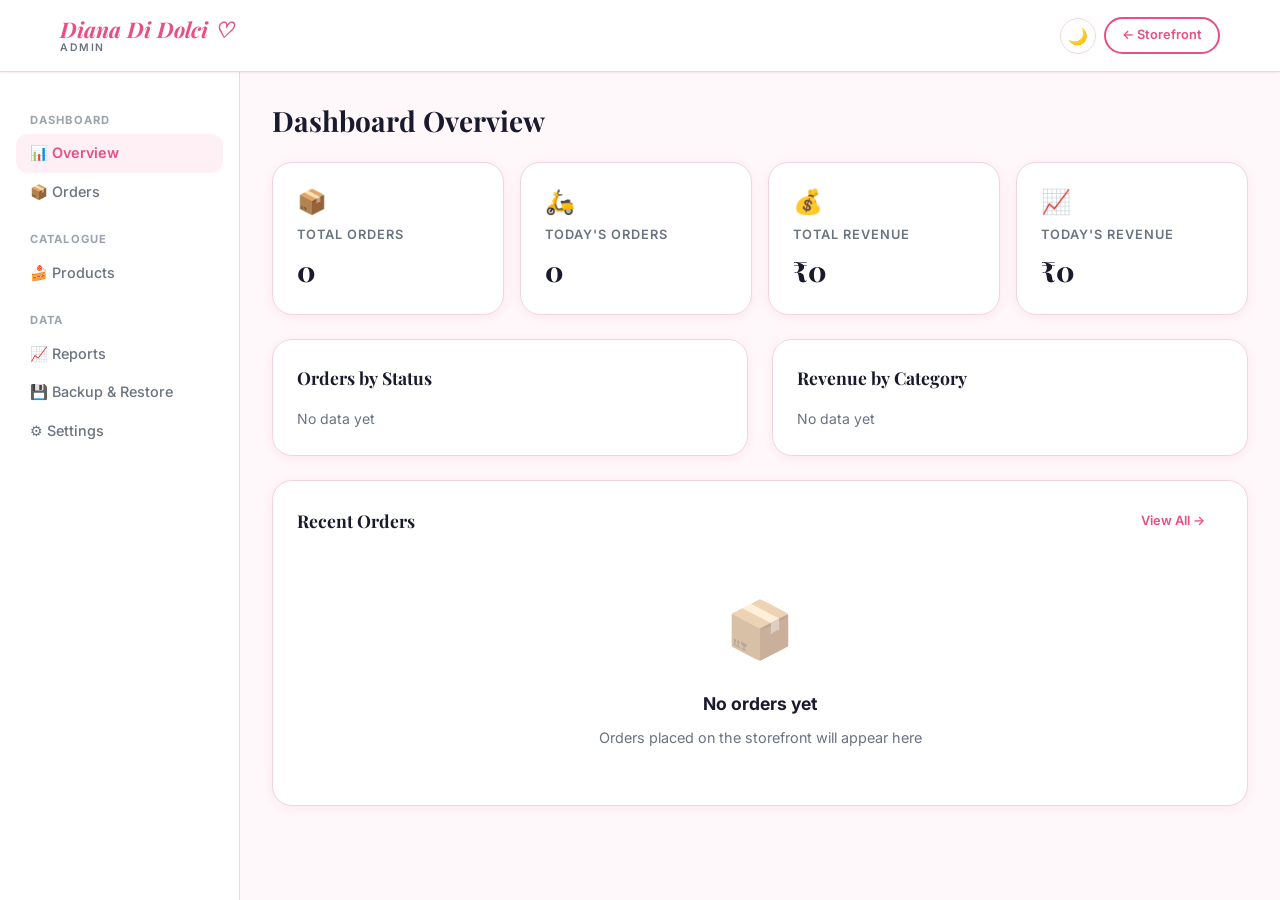
<file: admin.html>
<!DOCTYPE html>
<html lang="en" data-theme="light">
<head>
  <meta charset="UTF-8" />
  <meta name="viewport" content="width=device-width, initial-scale=1.0" />
  <title>Admin — Diana Di Dolci</title>
  <link rel="stylesheet" href="./assets/css/main.css" />
  <link rel="icon" href="data:image/svg+xml,<svg xmlns='http://www.w3.org/2000/svg' viewBox='0 0 100 100'><text y='.9em' font-size='90'>⚙️</text></svg>" />
  <!-- SheetJS for Excel import/export -->
  <script src="https://cdn.sheetjs.com/xlsx-latest/package/dist/xlsx.full.min.js"></script>
</head>
<body>

<!-- ═══ NAVIGATION ═══ -->
<nav class="navbar">
  <div class="container">
    <a href="./index.html" class="nav-brand">
      <span class="brand-name">Diana Di Dolci ♡</span>
      <span class="brand-sub">Admin</span>
    </a>
    <div class="nav-actions">
      <button id="themeToggle" class="theme-btn">🌙</button>
      <a href="./index.html" class="btn btn-outline btn-sm nav-order-btn">← Storefront</a>
    </div>
  </div>
</nav>

<!-- ═══ MOBILE BOTTOM NAV ═══ -->
<nav class="mobile-bottom-nav" aria-label="Main navigation">
  <ul>
    <li><a href="./index.html" id="tab-home">
      <span class="tab-icon">🏠</span>Home
    </a></li>
    <li><a href="./menu.html" id="tab-menu">
      <span class="tab-icon">🍰</span>Menu
    </a></li>
    <li><a href="./cart.html" id="tab-cart" style="position:relative">
      <span class="tab-icon">🛒</span>Cart
      <span class="tab-cart-badge cart-badge" style="display:none">0</span>
    </a></li>
    <li><a href="./admin.html" class="active" id="tab-admin">
      <span class="tab-icon">⚙️</span>Admin
    </a></li>
  </ul>
</nav>

<!-- ═══ MOBILE ADMIN NAV (sheet slides up) ═══ -->
<div id="mobileAdminMenu" style="display:none;position:fixed;inset:0;z-index:150;background:rgba(0,0,0,.4)" onclick="closeMobileMenu()">
  <div style="position:absolute;bottom:64px;left:0;right:0;background:var(--bg-card);border-radius:var(--radius-xl) var(--radius-xl) 0 0;padding:1.25rem 1rem;box-shadow:var(--shadow-lg)" onclick="event.stopPropagation()">
    <div style="width:36px;height:4px;background:var(--border);border-radius:2px;margin:0 auto .875rem"></div>
    <div style="display:grid;grid-template-columns:repeat(3,1fr);gap:.5rem">
      <button class="admin-nav-item" data-panel="overview"   onclick="navigate('overview');closeMobileMenu()">📊 Overview</button>
      <button class="admin-nav-item" data-panel="orders"     onclick="navigate('orders');closeMobileMenu()">📦 Orders</button>
      <button class="admin-nav-item" data-panel="products"   onclick="navigate('products');closeMobileMenu()">🍰 Products</button>
      <button class="admin-nav-item" data-panel="reports"    onclick="navigate('reports');closeMobileMenu()">📈 Reports</button>
      <button class="admin-nav-item" data-panel="backup"     onclick="navigate('backup');closeMobileMenu()">💾 Backup</button>
      <button class="admin-nav-item" data-panel="settings"   onclick="navigate('settings');closeMobileMenu()">⚙️ Settings</button>
    </div>
  </div>
</div>

<!-- ═══ ADMIN LAYOUT ═══ -->
<div class="admin-layout">

  <!-- ── Sidebar ───────────────────────── -->
  <aside class="admin-sidebar">
    <div class="admin-nav-section">Dashboard</div>
    <button class="admin-nav-item active" data-panel="overview">📊 Overview</button>
    <button class="admin-nav-item" data-panel="orders">📦 Orders</button>

    <div class="admin-nav-section" style="margin-top:.75rem">Catalogue</div>
    <button class="admin-nav-item" data-panel="products">🍰 Products</button>

    <div class="admin-nav-section" style="margin-top:.75rem">Data</div>
    <button class="admin-nav-item" data-panel="reports">📈 Reports</button>
    <button class="admin-nav-item" data-panel="backup">💾 Backup &amp; Restore</button>
    <button class="admin-nav-item" data-panel="settings">⚙️ Settings</button>
  </aside>

  <!-- ── Main Content ───────────────────── -->
  <main class="admin-main">

    <!-- ════════ OVERVIEW ════════ -->
    <div class="admin-panel active" id="panel-overview">
      <h2 class="admin-page-title">Dashboard Overview</h2>

      <div class="grid-4 mb-3" id="statsGrid">
        <!-- Rendered by JS -->
      </div>

      <div style="display:grid;grid-template-columns:1fr 1fr;gap:1.5rem" id="overviewCharts">
        <div class="card">
          <div class="card-title">Orders by Status</div>
          <div id="statusChart"></div>
        </div>
        <div class="card">
          <div class="card-title">Revenue by Category</div>
          <div id="categoryChart"></div>
        </div>
      </div>

      <div class="card mt-3">
        <div class="flex-between mb-2">
          <div class="card-title" style="margin-bottom:0">Recent Orders</div>
          <button class="btn btn-ghost btn-sm" onclick="navigate('orders')">View All →</button>
        </div>
        <div id="recentOrders"></div>
      </div>
    </div>

    <!-- ════════ ORDERS ════════ -->
    <div class="admin-panel" id="panel-orders">
      <h2 class="admin-page-title">Orders Management</h2>

      <div class="filter-bar mb-3">
        <div class="search-wrap" style="flex:1;min-width:200px">
          <span class="search-icon">🔍</span>
          <input id="orderSearch" type="search" class="form-control search-input" placeholder="Search by order number, name…" />
        </div>
        <select id="orderStatusFilter" class="form-control" style="width:auto">
          <option value="">All Statuses</option>
          <option value="pending">Pending</option>
          <option value="confirmed">Confirmed</option>
          <option value="preparing">Preparing</option>
          <option value="out_for_delivery">Out for Delivery</option>
          <option value="delivered">Delivered</option>
          <option value="cancelled">Cancelled</option>
        </select>
        <input type="date" id="orderDateFrom" class="form-control" style="width:auto" title="From date" />
        <input type="date" id="orderDateTo"   class="form-control" style="width:auto" title="To date" />
        <button class="btn btn-outline btn-sm" onclick="exportOrders()">⬇ Export Excel</button>
      </div>

      <div id="ordersResultCount" class="text-sm text-muted mb-2"></div>
      <div class="table-wrap">
        <table>
          <thead>
            <tr>
              <th>Order #</th>
              <th>Customer</th>
              <th>Items</th>
              <th>Total</th>
              <th>Payment</th>
              <th>Status</th>
              <th>Date</th>
              <th>Actions</th>
            </tr>
          </thead>
          <tbody id="ordersTableBody"></tbody>
        </table>
      </div>
      <div id="ordersPagination" class="flex-center gap-2 mt-3" style="justify-content:center"></div>
    </div>

    <!-- ════════ PRODUCTS ════════ -->
    <div class="admin-panel" id="panel-products">
      <h2 class="admin-page-title">Products Catalogue</h2>

      <div class="flex-between mb-3">
        <div class="filter-bar" style="flex:1;margin-bottom:0;margin-right:1rem">
          <div class="search-wrap" style="flex:1">
            <span class="search-icon">🔍</span>
            <input id="productSearch" type="search" class="form-control search-input" placeholder="Search products…" />
          </div>
          <select id="productCatFilter" class="form-control" style="width:auto">
            <option value="">All Categories</option>
          </select>
        </div>
        <button class="btn btn-primary" onclick="openProductModal()">+ Add Product</button>
      </div>

      <div class="products-grid" id="adminProductsGrid"></div>
    </div>

    <!-- ════════ REPORTS ════════ -->
    <div class="admin-panel" id="panel-reports">
      <h2 class="admin-page-title">Reports &amp; Analytics</h2>

      <div class="filter-bar mb-3">
        <label class="text-sm font-semibold">Date Range:</label>
        <input type="date" id="reportFrom" class="form-control" style="width:auto" />
        <input type="date" id="reportTo"   class="form-control" style="width:auto" />
        <button class="btn btn-primary btn-sm" onclick="renderReports()">Apply</button>
        <button class="btn btn-outline btn-sm" onclick="setReportRange(7)">Last 7 days</button>
        <button class="btn btn-outline btn-sm" onclick="setReportRange(30)">Last 30 days</button>
        <button class="btn btn-outline btn-sm" onclick="setReportRange(0)">All Time</button>
      </div>

      <div class="grid-4 mb-3" id="reportStats"></div>

      <div style="display:grid;grid-template-columns:1fr 1fr;gap:1.5rem;margin-bottom:1.5rem">
        <div class="card">
          <div class="card-title">Orders by Status</div>
          <div id="reportStatusBreakdown"></div>
        </div>
        <div class="card">
          <div class="card-title">Revenue by Category</div>
          <div id="reportCategoryBreakdown"></div>
        </div>
      </div>

      <div class="card">
        <div class="flex-between mb-2">
          <div class="card-title" style="margin-bottom:0">Top Products</div>
          <button class="btn btn-outline btn-sm" onclick="exportReport()">⬇ Export Excel</button>
        </div>
        <div id="topProductsTable"></div>
      </div>
    </div>

    <!-- ════════ BACKUP ════════ -->
    <div class="admin-panel" id="panel-backup">
      <h2 class="admin-page-title">Backup &amp; Restore</h2>
      <div style="display:grid;grid-template-columns:1fr 1fr;gap:1.5rem">

        <div class="card">
          <div class="card-title">📥 Export to Excel</div>
          <p class="text-sm text-muted mb-3">Download data as <strong>.xlsx</strong> files — open directly in Excel, Google Sheets, or Numbers.</p>
          <div style="display:flex;flex-direction:column;gap:.75rem">

            <div style="background:var(--bg-muted);border-radius:var(--radius);padding:.875rem">
              <div class="text-xs font-semibold text-muted mb-2" style="text-transform:uppercase;letter-spacing:.08em">Orders</div>
              <div style="display:flex;flex-direction:column;gap:.5rem">
                <button class="btn btn-primary" onclick="exportOrdersXLSX()">
                  📊 All Orders — Full Report (.xlsx)
                </button>
                <p class="text-xs text-muted" style="margin:-.25rem 0 0 .25rem">Includes: Orders summary + line items breakdown (2 sheets)</p>
              </div>
            </div>

            <div style="background:var(--bg-muted);border-radius:var(--radius);padding:.875rem">
              <div class="text-xs font-semibold text-muted mb-2" style="text-transform:uppercase;letter-spacing:.08em">Products</div>
              <div style="display:flex;flex-direction:column;gap:.5rem">
                <button class="btn btn-outline" onclick="exportProductsXLSX()">
                  🍰 Products Catalogue (.xlsx)
                </button>
                <p class="text-xs text-muted" style="margin:-.25rem 0 0 .25rem">All products with name, category, price, tags</p>
              </div>
            </div>

            <div style="background:var(--bg-muted);border-radius:var(--radius);padding:.875rem">
              <div class="text-xs font-semibold text-muted mb-2" style="text-transform:uppercase;letter-spacing:.08em">Full Backup</div>
              <div style="display:flex;flex-direction:column;gap:.5rem">
                <button class="btn btn-outline" onclick="exportFull()">
                  💾 Full Backup (.json) — for restore
                </button>
                <p class="text-xs text-muted" style="margin:-.25rem 0 0 .25rem">Complete backup including settings &amp; history. Use this for restore.</p>
              </div>
            </div>

          </div>
        </div>

        <div class="card">
          <div class="card-title">📤 Import from Excel</div>
          <p class="text-sm text-muted mb-3">
            Import <strong>products</strong> from an <strong>.xlsx</strong> file, or restore from a full <strong>.json</strong> backup.
          </p>

          <!-- Import type selector -->
          <div style="display:grid;grid-template-columns:1fr 1fr;gap:.5rem;margin-bottom:1rem">
            <label style="position:relative">
              <input type="radio" name="importType" value="products" checked style="position:absolute;opacity:0"
                onchange="updateImportHint(this.value)" />
              <span id="itab-products" style="display:flex;flex-direction:column;align-items:center;gap:.3rem;padding:.75rem .5rem;border:1.5px solid var(--primary);background:var(--primary-soft);border-radius:var(--radius);cursor:pointer;font-size:.82rem;font-weight:600;color:var(--primary);text-align:center">
                🍰 Products<span style="font-weight:400;font-size:.72rem;color:var(--text-muted)">.xlsx</span>
              </span>
            </label>
            <label style="position:relative">
              <input type="radio" name="importType" value="restore" style="position:absolute;opacity:0"
                onchange="updateImportHint(this.value)" />
              <span id="itab-restore" style="display:flex;flex-direction:column;align-items:center;gap:.3rem;padding:.75rem .5rem;border:1.5px solid var(--border);background:transparent;border-radius:var(--radius);cursor:pointer;font-size:.82rem;font-weight:600;color:var(--text-muted);text-align:center">
                💾 Full Restore<span style="font-weight:400;font-size:.72rem">.json</span>
              </span>
            </label>
          </div>

          <div id="importHint" class="text-xs text-muted mb-2" style="padding:.5rem .75rem;background:var(--bg-muted);border-radius:var(--radius-sm)">
            📋 <strong>Products sheet columns:</strong> Name, Category, Price, Description, Tags, Available<br>
            Download the template first to see the correct format.
          </div>

          <div id="importDropzone"
            style="border:2px dashed var(--border);border-radius:var(--radius);padding:1.75rem;text-align:center;cursor:pointer;transition:all var(--transition)"
            ondragover="event.preventDefault();this.style.borderColor='var(--primary)';this.style.background='var(--primary-soft)'"
            ondragleave="this.style.borderColor='';this.style.background=''"
            ondrop="handleDrop(event)">
            <div style="font-size:2.5rem;margin-bottom:.5rem">📂</div>
            <p class="text-sm font-semibold">Drop file here</p>
            <p class="text-xs text-muted">.xlsx for products &nbsp;·&nbsp; .json for full restore</p>
            <label class="btn btn-outline btn-sm mt-2" style="cursor:pointer">
              Browse File
              <input type="file" id="importFileInput" accept=".xlsx,.xls,.json" style="display:none"
                onchange="handleFileImport(this.files[0])">
            </label>
          </div>

          <button class="btn btn-ghost btn-sm w-full mt-2" onclick="downloadProductTemplate()">
            ⬇ Download Products Template (.xlsx)
          </button>
        </div>

        <div class="card" style="grid-column:1/-1">
          <div class="flex-between mb-2">
            <div class="card-title" style="margin-bottom:0">🕐 Auto-Snapshots (Version History)</div>
            <button class="btn btn-outline btn-sm" onclick="saveManualSnapshot()">📸 Save Snapshot Now</button>
          </div>
          <p class="text-sm text-muted mb-2">Snapshots are created automatically after each order. Up to 10 snapshots are kept.</p>
          <div id="snapshotsList"></div>
        </div>

      </div>
    </div>

    <!-- ════════ SETTINGS ════════ -->
    <div class="admin-panel" id="panel-settings">
      <h2 class="admin-page-title">Bakery Settings</h2>
      <div style="max-width:600px">
        <div class="card mb-3">
          <div class="card-title">General</div>
          <form id="settingsForm">
            <div class="form-group">
              <label class="form-label">Bakery Name</label>
              <input id="s-bakeryName" class="form-control" type="text" />
            </div>
            <div class="form-group">
              <label class="form-label">Tagline</label>
              <input id="s-tagline" class="form-control" type="text" />
            </div>
            <div class="form-row">
              <div class="form-group">
                <label class="form-label">Currency Symbol</label>
                <input id="s-currency" class="form-control" type="text" maxlength="3" />
              </div>
              <div class="form-group">
                <label class="form-label">Delivery Fee</label>
                <input id="s-deliveryFee" class="form-control" type="number" min="0" />
              </div>
            </div>
            <div class="form-row">
              <div class="form-group">
                <label class="form-label">Free Delivery Above</label>
                <input id="s-freeDeliveryAbove" class="form-control" type="number" min="0" />
              </div>
              <div class="form-group">
                <label class="form-label">Est. Delivery (mins)</label>
                <input id="s-estimatedDeliveryMins" class="form-control" type="number" min="10" />
              </div>
            </div>
          </form>
        </div>

        <div class="card mb-3">
          <div class="card-title">Contact &amp; Social</div>
          <div class="form-group">
            <label class="form-label">Phone</label>
            <input id="s-phone" class="form-control" type="text" />
          </div>
          <div class="form-group">
            <label class="form-label">WhatsApp (with country code, digits only)</label>
            <input id="s-whatsapp" class="form-control" type="text" placeholder="919876543210" />
          </div>
          <div class="form-row">
            <div class="form-group">
              <label class="form-label">Email</label>
              <input id="s-email" class="form-control" type="email" />
            </div>
            <div class="form-group">
              <label class="form-label">Instagram Handle</label>
              <input id="s-instagram" class="form-control" type="text" />
            </div>
          </div>
          <div class="form-group">
            <label class="form-label">City / Address</label>
            <input id="s-address" class="form-control" type="text" />
          </div>
        </div>

        <button class="btn btn-primary btn-lg w-full" onclick="saveSettings()">💾 Save Settings</button>
        <button class="btn btn-danger mt-2 w-full" onclick="resetData()">⚠️ Reset All App Data</button>
      </div>
    </div>

  </main>
</div>

<!-- ═══ ORDER DETAIL MODAL ═══ -->
<div class="modal-backdrop" id="orderModal">
  <div class="modal" style="max-width:640px">
    <div class="modal-header">
      <h3 class="modal-title" id="orderModalTitle">Order Details</h3>
      <button class="modal-close" onclick="closeOrderModal()">✕</button>
    </div>
    <div id="orderModalBody"></div>
  </div>
</div>

<!-- ═══ PRODUCT MODAL ═══ -->
<div class="modal-backdrop" id="productModal">
  <div class="modal">
    <div class="modal-header">
      <h3 class="modal-title" id="productModalTitle">Add Product</h3>
      <button class="modal-close" onclick="closeProductModal()">✕</button>
    </div>
    <div>
      <input type="hidden" id="pm-id" />
      <div class="form-group">
        <label class="form-label">Product Name <span class="req">*</span></label>
        <input id="pm-name" class="form-control" type="text" placeholder="e.g. Chocolate Fudge Brownie" />
      </div>
      <div class="form-row">
        <div class="form-group">
          <label class="form-label">Category <span class="req">*</span></label>
          <select id="pm-category" class="form-control">
            <option value="">Select category</option>
          </select>
        </div>
        <div class="form-group">
          <label class="form-label">Price (₹) <span class="req">*</span></label>
          <input id="pm-price" class="form-control" type="number" min="0" placeholder="e.g. 450" />
        </div>
      </div>
      <div class="form-group">
        <label class="form-label">Description</label>
        <textarea id="pm-description" class="form-control" rows="2" placeholder="Short description of the item…"></textarea>
      </div>
      <div class="form-row">
        <div class="form-group">
          <label class="form-label">Tags (comma-separated)</label>
          <input id="pm-tags" class="form-control" type="text" placeholder="bestseller, popular, custom" />
        </div>
        <div class="form-group">
          <label class="form-label">Available?</label>
          <select id="pm-available" class="form-control">
            <option value="true">Yes — Available</option>
            <option value="false">No — Out of Stock</option>
          </select>
        </div>
      </div>
      <div class="flex gap-2">
        <button class="btn btn-primary flex-1" onclick="saveProduct()">💾 Save Product</button>
        <button id="pm-deleteBtn" class="btn btn-danger" onclick="deleteProduct()" style="display:none">🗑 Delete</button>
      </div>
    </div>
  </div>
</div>

<script src="./assets/js/core.js"></script>
<script>
BB.init();
const { repos, services, utils, lookups } = BB;
let settings = BB.storage.getSettings();

// ─────────────────────────────────────────────
// NAVIGATION
// ─────────────────────────────────────────────
function navigate(panelId) {
  document.querySelectorAll('.admin-panel').forEach(p => p.classList.remove('active'));
  document.querySelectorAll('.admin-nav-item').forEach(b => b.classList.remove('active'));
  const panel = document.getElementById(`panel-${panelId}`);
  if (panel) panel.classList.add('active');
  document.querySelectorAll(`[data-panel="${panelId}"]`).forEach(b => b.classList.add('active'));
  // Refresh the panel
  panelInitMap[panelId]?.();
}
document.querySelectorAll('.admin-nav-item[data-panel]').forEach(btn => {
  btn.addEventListener('click', () => navigate(btn.dataset.panel));
});

// ─────────────────────────────────────────────
// SHARED HELPERS
// ─────────────────────────────────────────────
function statusBadge(statusId) {
  const s = lookups.orderStatuses.find(x => x.id === statusId) || { label: statusId, color:'#888', bg:'#eee' };
  return `<span class="status-badge" style="color:${s.color};background:${s.bg}">${s.label}</span>`;
}

function barChart(data, valueKey, labelKey = 'group', maxWidth = 300) {
  if (!data.length) return '<p class="text-muted text-sm">No data yet</p>';
  const max = Math.max(...data.map(d => d[valueKey] || 0), 1);
  return data.map(d => `
    <div style="display:flex;align-items:center;gap:.75rem;margin-bottom:.6rem">
      <div style="min-width:100px;font-size:.8rem;font-weight:600;text-align:right;color:var(--text-muted)">${d[labelKey]}</div>
      <div style="flex:1;background:var(--border);border-radius:999px;height:8px;overflow:hidden">
        <div style="width:${(d[valueKey]/max*100).toFixed(1)}%;height:100%;background:var(--primary);border-radius:999px;transition:width .5s ease"></div>
      </div>
      <div style="min-width:50px;font-size:.8rem;font-weight:700;color:var(--text)">${d[valueKey]}</div>
    </div>
  `).join('');
}

// ─────────────────────────────────────────────
// OVERVIEW PANEL
// ─────────────────────────────────────────────
function initOverview() {
  const stats = services.orders.getDashboardStats();
  const cur   = settings.currency;

  document.getElementById('statsGrid').innerHTML = [
    { label:'Total Orders',    value: stats.total,                          icon:'📦', change:'' },
    { label:"Today's Orders",  value: stats.todayCount,                     icon:'🛵', change:'' },
    { label:'Total Revenue',   value: utils.formatPrice(stats.revenue,cur), icon:'💰', change:'' },
    { label:"Today's Revenue", value: utils.formatPrice(stats.todayRevenue,cur), icon:'📈', change:'' },
  ].map(s => `
    <div class="stat-card">
      <div style="font-size:1.5rem">${s.icon}</div>
      <div class="stat-label">${s.label}</div>
      <div class="stat-value">${s.value}</div>
    </div>
  `).join('');

  document.getElementById('statusChart').innerHTML =
    barChart(stats.byStatus.map(x => ({ ...x, label: x.group })), 'count', 'group');

  const catRevData = stats.byCategory.map(x => ({
    group: x.group,
    revenue: Math.round(x.sum || 0)
  }));
  document.getElementById('categoryChart').innerHTML =
    barChart(catRevData, 'revenue');

  // Recent orders
  const recent = BB.query.sort(repos.orders.getAll(), 'createdAt', 'desc').slice(0, 5);
  document.getElementById('recentOrders').innerHTML = recent.length
    ? `<div class="table-wrap"><table>
        <thead><tr><th>Order #</th><th>Customer</th><th>Total</th><th>Status</th><th>Date</th></tr></thead>
        <tbody>${recent.map(o => `
          <tr style="cursor:pointer" onclick="showOrderDetail('${o.id}')">
            <td><strong>${o.orderNumber}</strong></td>
            <td>${o.customer?.name || '—'}</td>
            <td>${utils.formatPrice(o.total,cur)}</td>
            <td>${statusBadge(o.status)}</td>
            <td>${utils.formatDateShort(o.createdAt)}</td>
          </tr>`).join('')}
        </tbody>
      </table></div>`
    : '<div class="empty-state" style="padding:2rem"><div class="empty-state-icon">📦</div><div class="empty-state-title">No orders yet</div><div class="empty-state-desc">Orders placed on the storefront will appear here</div></div>';
}

// ─────────────────────────────────────────────
// ORDERS PANEL
// ─────────────────────────────────────────────
let orderState = { search:'', status:'', dateFrom:'', dateTo:'', page:1, pageSize:15 };

function initOrders() {
  renderOrdersTable();
}

function getFilteredOrders() {
  return repos.orders.query({
    filters: {
      ...(orderState.status ? { status: orderState.status } : {}),
      ...(orderState.dateFrom ? { $dateFrom: orderState.dateFrom } : {}),
      ...(orderState.dateTo   ? { $dateTo:   orderState.dateTo   } : {}),
    },
    search: orderState.search,
    searchFields: ['orderNumber', 'status'],
    sort: { field:'createdAt', dir:'desc' },
  });
}

function renderOrdersTable() {
  const all = getFilteredOrders();
  const paged = BB.query.paginate(all, orderState.page, orderState.pageSize);
  const cur = settings.currency;

  document.getElementById('ordersResultCount').textContent =
    `${all.length} order${all.length !== 1 ? 's' : ''} found`;

  document.getElementById('ordersTableBody').innerHTML = paged.records.length
    ? paged.records.map(o => `
      <tr style="cursor:pointer" onclick="showOrderDetail('${o.id}')">
        <td><strong>${o.orderNumber}</strong></td>
        <td>${o.customer?.name || '—'}<div class="text-xs text-muted">${o.customer?.phone || ''}</div></td>
        <td class="text-xs">${(o.items||[]).slice(0,2).map(i=>`${i.name} ×${i.qty}`).join(', ')}${o.items?.length>2?` +${o.items.length-2} more`:''}</td>
        <td><strong>${utils.formatPrice(o.total,cur)}</strong></td>
        <td class="text-xs">${o.payment?.toUpperCase() || '—'}</td>
        <td>${statusBadge(o.status)}</td>
        <td class="text-xs">${utils.formatDate(o.createdAt)}</td>
        <td onclick="event.stopPropagation()">
          <select class="form-control" style="padding:.3rem .5rem;font-size:.78rem;width:auto"
            onchange="updateOrderStatus('${o.id}',this.value)">
            ${lookups.orderStatuses.map(s =>
              `<option value="${s.id}" ${o.status===s.id?'selected':''}>${s.label}</option>`
            ).join('')}
          </select>
        </td>
      </tr>
    `).join('')
    : `<tr><td colspan="8"><div class="empty-state" style="padding:2rem">
        <div class="empty-state-icon">📭</div>
        <div class="empty-state-title">No orders found</div>
      </div></td></tr>`;

  // Pagination
  const pg = document.getElementById('ordersPagination');
  if (paged.totalPages > 1) {
    pg.innerHTML =
      `<button class="btn btn-outline btn-sm" ${!paged.hasPrev?'disabled':''} onclick="orderPage(${paged.page-1})">← Prev</button>
       <span class="text-sm text-muted">Page ${paged.page} of ${paged.totalPages}</span>
       <button class="btn btn-outline btn-sm" ${!paged.hasNext?'disabled':''} onclick="orderPage(${paged.page+1})">Next →</button>`;
  } else pg.innerHTML = '';
}

function orderPage(n) { orderState.page=n; renderOrdersTable(); }

function updateOrderStatus(id, status) {
  services.orders.updateStatus(id, status);
  BB.toast.success(`Order status updated to ${status}`);
  renderOrdersTable();
  initOverview();
}

// ── Order Detail Modal ────────────────────────────────────
function showOrderDetail(id) {
  const o = repos.orders.getById(id);
  if (!o) return;
  const cur = settings.currency;
  document.getElementById('orderModalTitle').textContent = `Order ${o.orderNumber}`;
  document.getElementById('orderModalBody').innerHTML = `
    <div style="display:grid;grid-template-columns:1fr 1fr;gap:1rem;margin-bottom:1.25rem">
      <div>
        <div class="text-xs text-muted font-semibold mb-1">CUSTOMER</div>
        <div class="font-semibold">${o.customer?.name}</div>
        <div class="text-sm text-muted">${o.customer?.phone}</div>
        <div class="text-sm text-muted">${o.customer?.email || ''}</div>
      </div>
      <div>
        <div class="text-xs text-muted font-semibold mb-1">DELIVERY ADDRESS</div>
        <div class="text-sm">${o.customer?.address}</div>
      </div>
    </div>
    <div class="mb-1"><div class="text-xs text-muted font-semibold mb-1">ORDER ITEMS</div>
    <div class="table-wrap"><table><thead><tr><th>Item</th><th>Qty</th><th>Price</th><th>Total</th></tr></thead>
    <tbody>${(o.items||[]).map(i=>`<tr><td>${i.name}${i.notes?`<div class="text-xs text-muted">${i.notes}</div>`:''}</td><td>${i.qty}</td><td>${utils.formatPrice(i.price,cur)}</td><td>${utils.formatPrice(i.price*i.qty,cur)}</td></tr>`).join('')}</tbody></table></div></div>
    <div class="cart-summary mt-2" style="margin-bottom:1rem">
      <div class="cart-summary-row"><span>Subtotal</span><span>${utils.formatPrice(o.subtotal,cur)}</span></div>
      <div class="cart-summary-row"><span>Delivery</span><span>${o.deliveryFee===0?'FREE':utils.formatPrice(o.deliveryFee,cur)}</span></div>
      <div class="cart-summary-row total"><span>Total</span><span>${utils.formatPrice(o.total,cur)}</span></div>
    </div>
    <div class="flex-between">
      <div>${statusBadge(o.status)}</div>
      <div class="flex gap-1">
        ${lookups.orderStatuses.map(s=>
          `<button class="btn btn-sm ${s.id===o.status?'btn-primary':'btn-outline'}" onclick="updateOrderStatus('${o.id}','${s.id}');closeOrderModal()">${s.label}</button>`
        ).join('')}
      </div>
    </div>
    ${o.notes?`<div class="mt-2 text-sm text-muted">📝 ${o.notes}</div>`:''}
    <div class="text-xs text-muted mt-2">Placed: ${utils.formatDate(o.createdAt)} · Payment: ${o.payment?.toUpperCase()}</div>
  `;
  document.getElementById('orderModal').classList.add('open');
}
function closeOrderModal() { document.getElementById('orderModal').classList.remove('open'); }
document.getElementById('orderModal').addEventListener('click', e => { if(e.target===e.currentTarget)closeOrderModal(); });

// ── Order search / filter events ──────────────────────────
document.getElementById('orderSearch').addEventListener('input', e => { orderState.search=e.target.value; orderState.page=1; renderOrdersTable(); });
document.getElementById('orderStatusFilter').addEventListener('change', e => { orderState.status=e.target.value; orderState.page=1; renderOrdersTable(); });
document.getElementById('orderDateFrom').addEventListener('change', e => { orderState.dateFrom=e.target.value; orderState.page=1; renderOrdersTable(); });
document.getElementById('orderDateTo').addEventListener('change', e => { orderState.dateTo=e.target.value; orderState.page=1; renderOrdersTable(); });

function exportOrders() {
  const orders = getFilteredOrders();
  const cur    = settings.currency;

  const orderRows = orders.map(o => ({
    'Order #':        o.orderNumber,
    'Date':           utils.formatDate(o.createdAt),
    'Customer Name':  o.customer?.name    || '',
    'Phone':          o.customer?.phone   || '',
    'Address':        o.customer?.address || '',
    'Items Summary':  (o.items||[]).map(i=>`${i.name} ×${i.qty}`).join('; '),
    'Subtotal':       o.subtotal,
    'Delivery Fee':   o.deliveryFee,
    'Total':          o.total,
    'Payment':        o.payment?.toUpperCase() || '',
    'Status':         o.status,
    'Notes':          o.notes || '',
  }));

  const itemRows = orders.flatMap(o =>
    (o.items||[]).map(i => ({
      'Order #':     o.orderNumber,
      'Order Date':  utils.formatDateShort(o.createdAt),
      'Customer':    o.customer?.name || '',
      'Item Name':   i.name,
      'Category':    lookups.categories.find(c=>c.id===i.category)?.label || i.category,
      'Qty':         i.qty,
      'Unit Price':  i.price,
      'Line Total':  i.price * i.qty,
    }))
  );

  BB.export.toXLSX([
    { name: 'Orders',      rows: orderRows },
    { name: 'Order Items', rows: itemRows  },
  ], `diana-di-dolci-orders-${new Date().toISOString().slice(0,10)}.xlsx`);
  BB.toast.success('Orders exported to Excel! (2 sheets)');
}

// ─────────────────────────────────────────────
// PRODUCTS PANEL
// ─────────────────────────────────────────────
function initProducts() {
  // Populate category filter
  const sel = document.getElementById('productCatFilter');
  if (sel.options.length <= 1) {
    lookups.categories.forEach(c => {
      const o = document.createElement('option');
      o.value = c.id; o.textContent = `${c.icon} ${c.label}`;
      sel.appendChild(o);
    });
    // Populate product modal category select too
    const pmCat = document.getElementById('pm-category');
    lookups.categories.forEach(c => {
      const o = document.createElement('option'); o.value=c.id; o.textContent=`${c.icon} ${c.label}`;
      pmCat.appendChild(o);
    });
  }
  renderProductsGrid();
  document.getElementById('productSearch').addEventListener('input', renderProductsGrid);
  document.getElementById('productCatFilter').addEventListener('change', renderProductsGrid);
}

function renderProductsGrid() {
  const search = document.getElementById('productSearch').value;
  const cat    = document.getElementById('productCatFilter').value;
  const products = repos.products.query({
    filters: { ...(cat ? { category: cat } : {}) },
    search, searchFields: ['name','description','category'],
    sort: { field:'name', dir:'asc' }
  });
  const cur = settings.currency;
  document.getElementById('adminProductsGrid').innerHTML = products.map(p => {
    const c      = lookups.categories.find(x => x.id === p.category);
    const imgUrl = BB.images.getProductImage(p);
    return `
    <div class="product-card">
      <div class="product-img loading" style="background:${c?.gradient||'#f9f0f4'};height:140px">
        ${imgUrl ? `<img src="${imgUrl}" alt="${p.name}" loading="lazy"
            onload="this.classList.add('loaded');this.parentElement.classList.remove('loading')"
            onerror="this.remove();this.parentElement.classList.remove('loading')" />` : ''}
        <span class="emoji">${c?.icon||'🍰'}</span>
      </div>
      ${!p.available?'<span class="unavailable-badge">Out of Stock</span>':''}
      <div class="product-body" style="padding:.75rem">
        <div class="product-name" style="font-size:.85rem">${p.name}</div>
        <div class="product-price">${utils.formatPrice(p.price,cur)}</div>
        <button class="btn btn-outline btn-sm w-full mt-2" onclick="openProductModal('${p.id}')">✏️ Edit</button>
      </div>
    </div>`;
  }).join('') || '<div class="empty-state"><div class="empty-state-icon">🔍</div><div class="empty-state-title">No products found</div></div>';
}

function openProductModal(id) {
  const isEdit = !!id;
  document.getElementById('productModalTitle').textContent = isEdit ? 'Edit Product' : 'Add Product';
  document.getElementById('pm-deleteBtn').style.display = isEdit ? '' : 'none';
  if (isEdit) {
    const p = repos.products.getById(id);
    document.getElementById('pm-id').value          = p.id;
    document.getElementById('pm-name').value        = p.name;
    document.getElementById('pm-category').value    = p.category;
    document.getElementById('pm-price').value       = p.price;
    document.getElementById('pm-description').value = p.description;
    document.getElementById('pm-tags').value        = (p.tags||[]).join(', ');
    document.getElementById('pm-available').value   = String(p.available);
  } else {
    ['pm-id','pm-name','pm-price','pm-description','pm-tags'].forEach(id => document.getElementById(id).value='');
    document.getElementById('pm-category').value  = '';
    document.getElementById('pm-available').value = 'true';
  }
  document.getElementById('productModal').classList.add('open');
}

function closeProductModal() { document.getElementById('productModal').classList.remove('open'); }
document.getElementById('productModal').addEventListener('click', e => { if(e.target===e.currentTarget)closeProductModal(); });

function saveProduct() {
  const id   = document.getElementById('pm-id').value;
  const name = document.getElementById('pm-name').value.trim();
  const cat  = document.getElementById('pm-category').value;
  const price = parseFloat(document.getElementById('pm-price').value);
  if (!name || !cat || isNaN(price)) { BB.toast.error('Please fill in all required fields'); return; }
  const data = {
    name, category: cat, price,
    description: document.getElementById('pm-description').value.trim(),
    tags: document.getElementById('pm-tags').value.split(',').map(t=>t.trim()).filter(Boolean),
    available: document.getElementById('pm-available').value === 'true',
  };
  if (id) repos.products.update(id, data);
  else    repos.products.create(data);
  closeProductModal();
  renderProductsGrid();
  BB.toast.success(`Product ${id ? 'updated' : 'added'}!`);
}

function deleteProduct() {
  const id = document.getElementById('pm-id').value;
  if (!id || !confirm('Delete this product? This cannot be undone.')) return;
  repos.products.delete(id);
  closeProductModal();
  renderProductsGrid();
  BB.toast.success('Product deleted');
}

// ─────────────────────────────────────────────
// REPORTS PANEL
// ─────────────────────────────────────────────
function setReportRange(days) {
  const to = new Date();
  document.getElementById('reportTo').value = to.toISOString().slice(0,10);
  if (days === 0) { document.getElementById('reportFrom').value = ''; }
  else {
    const from = new Date(to - days * 86400000);
    document.getElementById('reportFrom').value = from.toISOString().slice(0,10);
  }
  renderReports();
}

function initReports() {
  if (!document.getElementById('reportTo').value) setReportRange(30);
  else renderReports();
}

function renderReports() {
  const from = document.getElementById('reportFrom').value;
  const to   = document.getElementById('reportTo').value;
  const cur  = settings.currency;

  const orders = repos.orders.query({
    filters: {
      ...(from ? { $dateFrom: from } : {}),
      ...(to   ? { $dateTo:   to   } : {}),
    }
  });

  const revenue  = orders.filter(o=>o.status!=='cancelled').reduce((s,o)=>s+o.total,0);
  const avgOrder = orders.length ? revenue/orders.length : 0;
  const byStatus = BB.query.aggregate(orders, 'status');
  const allItems = orders.filter(o=>o.status!=='cancelled').flatMap(o=>o.items||[]);

  document.getElementById('reportStats').innerHTML = [
    { label:'Orders',        value: orders.length,                      icon:'📦' },
    { label:'Revenue',       value: utils.formatPrice(revenue,cur),     icon:'💰' },
    { label:'Avg Order',     value: utils.formatPrice(Math.round(avgOrder),cur), icon:'📊' },
    { label:'Items Sold',    value: allItems.reduce((s,i)=>s+i.qty,0),  icon:'🍰' },
  ].map(s=>`<div class="stat-card"><div style="font-size:1.5rem">${s.icon}</div><div class="stat-label">${s.label}</div><div class="stat-value">${s.value}</div></div>`).join('');

  document.getElementById('reportStatusBreakdown').innerHTML = barChart(
    byStatus.map(x => {
      const s = lookups.orderStatuses.find(ss => ss.id === x.group);
      return { group: s?.label || x.group, count: x.count };
    }), 'count');

  const catRev = BB.query.aggregate(allItems, 'category', 'revenue').map(x => ({
    group: lookups.categories.find(c=>c.id===x.group)?.label || x.group,
    revenue: Math.round(x.sum||0)
  }));
  document.getElementById('reportCategoryBreakdown').innerHTML = barChart(catRev, 'revenue');

  // Top products
  const productSales = {};
  allItems.forEach(i => {
    if (!productSales[i.name]) productSales[i.name] = { qty:0, revenue:0 };
    productSales[i.name].qty     += i.qty;
    productSales[i.name].revenue += i.price * i.qty;
  });
  const topProducts = Object.entries(productSales)
    .map(([name, d]) => ({ name, ...d }))
    .sort((a,b) => b.revenue - a.revenue)
    .slice(0, 10);

  document.getElementById('topProductsTable').innerHTML = topProducts.length
    ? `<div class="table-wrap"><table><thead><tr><th>Product</th><th>Units Sold</th><th>Revenue</th></tr></thead>
        <tbody>${topProducts.map(p=>`<tr><td>${p.name}</td><td>${p.qty}</td><td>${utils.formatPrice(p.revenue,cur)}</td></tr>`).join('')}
        </tbody></table></div>`
    : '<div class="empty-state" style="padding:1.5rem"><div class="empty-state-icon">📊</div><div class="empty-state-title">No data for this period</div></div>';
}

function exportReport() {
  const from = document.getElementById('reportFrom').value;
  const to   = document.getElementById('reportTo').value;
  const cur  = settings.currency;
  const orders = repos.orders.query({
    filters: { ...(from?{$dateFrom:from}:{}), ...(to?{$dateTo:to}:{}) }
  });

  // Sheet 1: Orders
  const orderRows = orders.map(o => ({
    'Order #':      o.orderNumber,
    'Date':         utils.formatDate(o.createdAt),
    'Customer':     o.customer?.name || '',
    'Phone':        o.customer?.phone || '',
    'Items':        (o.items||[]).map(i=>`${i.name} ×${i.qty}`).join('; '),
    'Subtotal':     o.subtotal,
    'Delivery Fee': o.deliveryFee,
    'Total':        o.total,
    'Payment':      o.payment?.toUpperCase() || '',
    'Status':       o.status,
  }));

  // Sheet 2: Line items
  const itemRows = orders.flatMap(o =>
    (o.items||[]).map(i => ({
      'Order #':    o.orderNumber,
      'Date':       utils.formatDateShort(o.createdAt),
      'Customer':   o.customer?.name || '',
      'Item':       i.name,
      'Category':   lookups.categories.find(c=>c.id===i.category)?.label || i.category,
      'Qty':        i.qty,
      'Unit Price': i.price,
      'Subtotal':   i.price * i.qty,
    }))
  );

  // Sheet 3: Top products
  const productSales = {};
  orders.filter(o=>o.status!=='cancelled').flatMap(o=>o.items||[]).forEach(i => {
    if (!productSales[i.name]) productSales[i.name] = { qty:0, revenue:0 };
    productSales[i.name].qty += i.qty;
    productSales[i.name].revenue += i.price * i.qty;
  });
  const topRows = Object.entries(productSales)
    .map(([name, d]) => ({ 'Product': name, 'Units Sold': d.qty, 'Revenue': d.revenue }))
    .sort((a,b) => b['Revenue'] - a['Revenue']);

  BB.export.toXLSX([
    { name: 'Orders',        rows: orderRows },
    { name: 'Order Items',   rows: itemRows  },
    { name: 'Top Products',  rows: topRows   },
  ], `diana-di-dolci-report-${from||'all'}-to-${to||'all'}.xlsx`);
  BB.toast.success('Report exported to Excel!');
}

// ─────────────────────────────────────────────
// BACKUP PANEL
// ─────────────────────────────────────────────
function initBackup() { renderSnapshots(); }

// ── Export functions ──────────────────────────
function exportFull() {
  BB.export.toJSON(BB.storage.exportAll(), `dianadidolci-backup-${new Date().toISOString().slice(0,10)}.json`);
  BB.toast.success('Full backup downloaded (JSON)');
}

function exportOrdersXLSX() {
  const orders = repos.orders.getAll();
  const cur    = settings.currency;

  const orderRows = orders.map(o => ({
    'Order #':        o.orderNumber,
    'Date':           utils.formatDate(o.createdAt),
    'Customer Name':  o.customer?.name    || '',
    'Phone':          o.customer?.phone   || '',
    'Email':          o.customer?.email   || '',
    'Address':        o.customer?.address || '',
    'Items Summary':  (o.items||[]).map(i=>`${i.name} ×${i.qty}`).join('; '),
    'Subtotal':       o.subtotal,
    'Delivery Fee':   o.deliveryFee,
    'Total':          o.total,
    'Payment':        o.payment?.toUpperCase() || '',
    'Status':         o.status,
    'Notes':          o.notes || '',
  }));

  const itemRows = orders.flatMap(o =>
    (o.items||[]).map(i => ({
      'Order #':     o.orderNumber,
      'Order Date':  utils.formatDateShort(o.createdAt),
      'Customer':    o.customer?.name || '',
      'Item Name':   i.name,
      'Category':    lookups.categories.find(c=>c.id===i.category)?.label || i.category,
      'Qty':         i.qty,
      'Unit Price':  i.price,
      'Line Total':  i.price * i.qty,
      'Item Notes':  i.notes || '',
    }))
  );

  BB.export.toXLSX([
    { name: 'Orders',      rows: orderRows },
    { name: 'Order Items', rows: itemRows  },
  ], `diana-di-dolci-orders-${new Date().toISOString().slice(0,10)}.xlsx`);
  BB.toast.success('Orders exported to Excel! (2 sheets)');
}

function exportProductsXLSX() {
  const rows = repos.products.getAll().map(p => ({
    'ID':           p.id,
    'Name':         p.name,
    'Category':     lookups.categories.find(c=>c.id===p.category)?.label || p.category,
    'Category ID':  p.category,
    'Price':        p.price,
    'Description':  p.description,
    'Tags':         (p.tags||[]).join(', '),
    'Available':    p.available ? 'Yes' : 'No',
    'Created':      utils.formatDate(p.createdAt),
  }));
  BB.export.toXLSX([{ name: 'Products', rows }],
    `diana-di-dolci-products-${new Date().toISOString().slice(0,10)}.xlsx`);
  BB.toast.success('Products exported to Excel!');
}

// ── Download blank template ───────────────────
function downloadProductTemplate() {
  const templateRows = [
    { 'Name': 'Chocolate Truffle Cake', 'Category': 'cake', 'Price': 850, 'Description': 'Rich chocolate truffle cake', 'Tags': 'bestseller, popular', 'Available': 'Yes' },
    { 'Name': 'Blueberry Cheesecake',   'Category': 'cheesecake', 'Price': 650, 'Description': 'Creamy blueberry cheesecake', 'Tags': 'featured', 'Available': 'Yes' },
  ];
  BB.export.toXLSX([{ name: 'Products', rows: templateRows }], 'diana-di-dolci-products-TEMPLATE.xlsx');
  BB.toast.info('Template downloaded — fill in your products and import!');
}

// ── Import type hint ──────────────────────────
function updateImportHint(type) {
  const hintEl = document.getElementById('importHint');
  const prodTab = document.getElementById('itab-products');
  const restTab = document.getElementById('itab-restore');
  if (type === 'products') {
    prodTab.style.cssText += 'border-color:var(--primary);background:var(--primary-soft);color:var(--primary)';
    restTab.style.cssText += 'border-color:var(--border);background:transparent;color:var(--text-muted)';
    hintEl.innerHTML = '📋 <strong>Products sheet columns:</strong> Name, Category ID, Price, Description, Tags, Available<br><em>Category IDs: cake, cheesecake, brownie, cupcake, cookie, pasta</em>';
  } else {
    restTab.style.cssText += 'border-color:var(--primary);background:var(--primary-soft);color:var(--primary)';
    prodTab.style.cssText += 'border-color:var(--border);background:transparent;color:var(--text-muted)';
    hintEl.innerHTML = '⚠️ <strong>Full restore</strong> will overwrite <em>all</em> current data (orders, products, settings). Use only with a backup file from this app.';
  }
}

// ── File import handler ───────────────────────
async function handleFileImport(file) {
  if (!file) return;
  try {
    const result = await BB.export.fromFile(file);

    if (result.type === 'json-backup') {
      if (!confirm('This will OVERWRITE all current data with the backup. Continue?')) return;
      BB.storage.importAll(result.data);
      BB.toast.success('Backup restored! Reloading…');
      setTimeout(() => location.reload(), 1500);
      return;
    }

    if (result.type === 'xlsx') {
      const importType = document.querySelector('input[name="importType"]:checked')?.value || 'products';

      if (importType === 'restore') {
        BB.toast.error('Full restore requires a .json backup file, not Excel.');
        return;
      }

      // Products import
      const sheetName = result.sheetNames.find(n => n.toLowerCase().includes('product')) || result.sheetNames[0];
      const rows = result.sheets[sheetName] || [];
      if (!rows.length) { BB.toast.error('No data found in the Excel file.'); return; }

      const VALID_CATS = lookups.categories.map(c => c.id);
      let imported = 0, skipped = 0;

      rows.forEach(row => {
        const name  = String(row['Name'] || row['name'] || '').trim();
        const catRaw= String(row['Category ID'] || row['Category'] || row['category'] || '').trim().toLowerCase();
        const price = parseFloat(row['Price'] || row['price'] || 0);

        // Try to match category
        const catId = VALID_CATS.find(c => c === catRaw)
          || lookups.categories.find(c => c.label.toLowerCase() === catRaw)?.id;

        if (!name || !catId || isNaN(price) || price <= 0) { skipped++; return; }

        const tagsRaw   = String(row['Tags'] || row['tags'] || '').trim();
        const available = String(row['Available'] || row['available'] || 'Yes').toLowerCase() !== 'no';

        repos.products.create({
          name,
          category:    catId,
          price,
          description: String(row['Description'] || row['description'] || '').trim(),
          tags:        tagsRaw ? tagsRaw.split(/[,|]/).map(t=>t.trim()).filter(Boolean) : [],
          available,
          image:       null,
        });
        imported++;
      });

      renderProductsGrid();
      BB.toast.success(`✅ Imported ${imported} product${imported!==1?'s':''}${skipped?` (${skipped} skipped — missing name/category/price)`:''}`);
      if (imported) navigate('products');
    }
  } catch(e) {
    BB.toast.error(`Import failed: ${e.message}`);
  } finally {
    // Reset file input so same file can be re-imported
    const inp = document.getElementById('importFileInput');
    if (inp) inp.value = '';
  }
}

function handleDrop(e) {
  e.preventDefault();
  const dz = document.getElementById('importDropzone');
  dz.style.borderColor = ''; dz.style.background = '';
  const file = e.dataTransfer.files[0];
  if (file) handleFileImport(file);
}

function saveManualSnapshot() {
  const label = prompt('Snapshot label (optional):', 'Manual backup') || 'Manual backup';
  BB.storage.saveSnapshot(label);
  renderSnapshots();
  BB.toast.success('Snapshot saved!');
}

function renderSnapshots() {
  const snaps = BB.storage.getSnapshots();
  document.getElementById('snapshotsList').innerHTML = snaps.length
    ? snaps.map(s => `
      <div style="display:flex;align-items:center;justify-content:space-between;padding:.75rem;border-bottom:1px solid var(--border)">
        <div>
          <div class="font-semibold text-sm">${s.label}</div>
          <div class="text-xs text-muted">${utils.formatDate(s.createdAt)}</div>
        </div>
        <button class="btn btn-outline btn-sm" onclick="restoreSnapshot('${s.id}')">⟳ Restore</button>
      </div>`).join('')
    : '<div class="empty-state" style="padding:2rem"><div class="empty-state-icon">📷</div><div class="empty-state-title">No snapshots yet</div><div class="empty-state-desc">Snapshots are created automatically after each order</div></div>';
}

function restoreSnapshot(id) {
  if (!confirm('Restore this snapshot? Current data will be replaced.')) return;
  BB.storage.restoreSnapshot(id);
  BB.toast.success('Snapshot restored! Reloading…');
  setTimeout(() => location.reload(), 1500);
}

// ─────────────────────────────────────────────
// SETTINGS PANEL
// ─────────────────────────────────────────────
function initSettings() {
  const s = BB.storage.getSettings();
  ['bakeryName','tagline','currency','deliveryFee','freeDeliveryAbove','estimatedDeliveryMins',
   'phone','whatsapp','email','instagram','address'].forEach(k => {
    const el = document.getElementById(`s-${k}`);
    if (el) el.value = s[k] ?? '';
  });
}

function saveSettings() {
  const s = {};
  ['bakeryName','tagline','currency','phone','whatsapp','email','instagram','address'].forEach(k => {
    s[k] = document.getElementById(`s-${k}`)?.value?.trim() || '';
  });
  ['deliveryFee','freeDeliveryAbove','estimatedDeliveryMins'].forEach(k => {
    s[k] = parseFloat(document.getElementById(`s-${k}`)?.value) || 0;
  });
  BB.storage.saveSettings(s);
  settings = BB.storage.getSettings();
  BB.toast.success('Settings saved!');
}

function resetData() {
  if (!confirm('⚠️ This will DELETE ALL data (orders, products, settings). Are you absolutely sure?')) return;
  if (!confirm('Last chance — this cannot be undone. Confirm reset?')) return;
  BB.storage.clearAll();
  BB.toast.success('All data cleared. Reloading…');
  setTimeout(() => location.reload(), 1500);
}

// ─────────────────────────────────────────────
// PANEL INIT MAP
// ─────────────────────────────────────────────
const panelInitMap = {
  overview: initOverview,
  orders:   initOrders,
  products: initProducts,
  reports:  initReports,
  backup:   initBackup,
  settings: initSettings,
};

// Boot
initOverview();

// ── Mobile admin menu (bottom sheet) ──────────
function closeMobileMenu() {
  document.getElementById('mobileAdminMenu').style.display = 'none';
}
// Replace the Admin tab to open the bottom sheet instead of navigating
document.getElementById('tab-admin').addEventListener('click', e => {
  if (window.innerWidth <= 768) {
    e.preventDefault();
    document.getElementById('mobileAdminMenu').style.display = 'block';
  }
});
// Sync mobile sheet buttons with active panel state
const origNavigate = navigate;
</script>
</body>
</html>
</file>
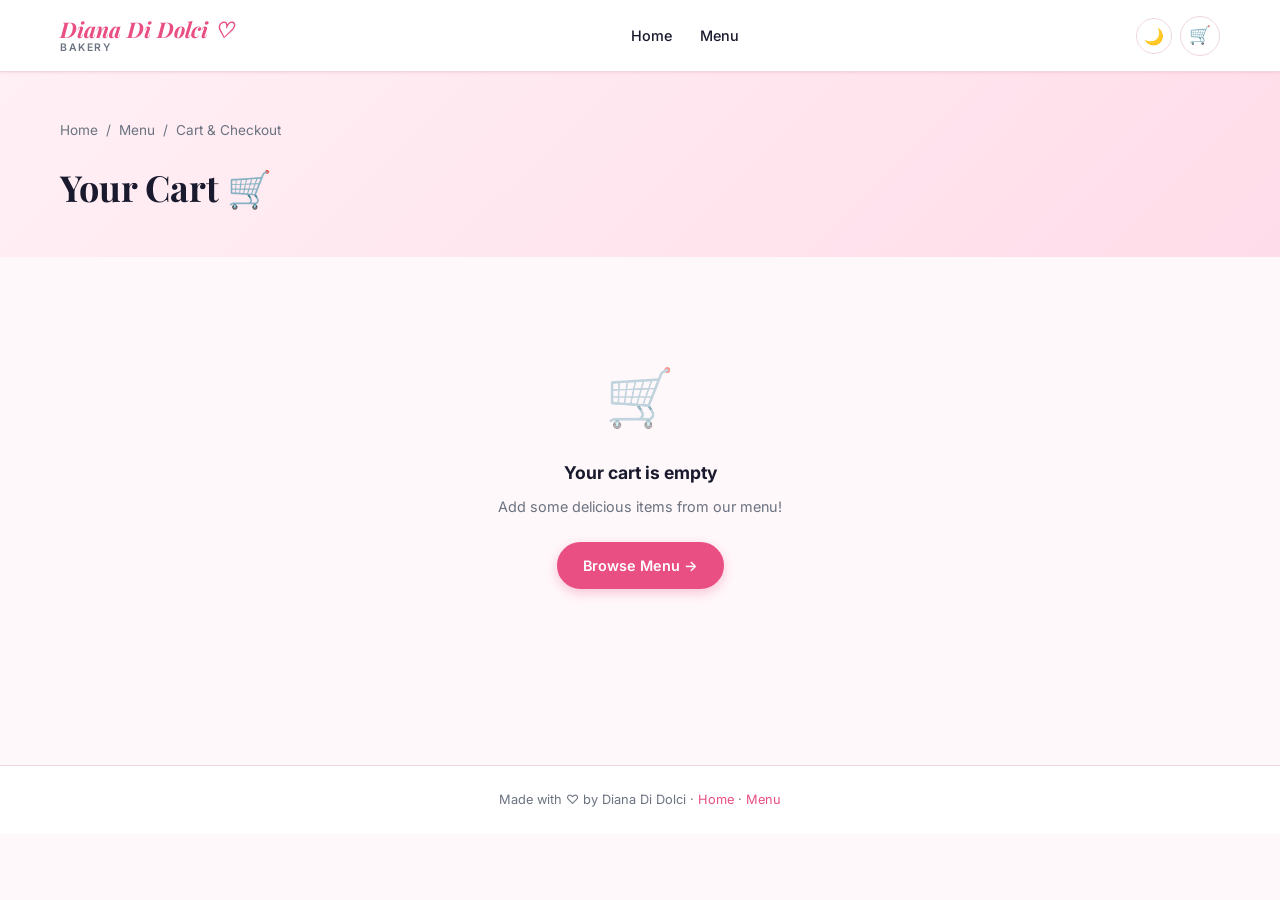
<file: cart.html>
<!DOCTYPE html>
<html lang="en" data-theme="light">
<head>
  <meta charset="UTF-8" />
  <meta name="viewport" content="width=device-width, initial-scale=1.0" />
  <title>Cart &amp; Checkout — Diana Di Dolci</title>
  <link rel="stylesheet" href="./assets/css/main.css" />
  <link rel="icon" href="data:image/svg+xml,<svg xmlns='http://www.w3.org/2000/svg' viewBox='0 0 100 100'><text y='.9em' font-size='90'>🛒</text></svg>" />
</head>
<body>

<!-- ═══ NAVIGATION ═══ -->
<nav class="navbar">
  <div class="container">
    <a href="./index.html" class="nav-brand">
      <span class="brand-name">Diana Di Dolci ♡</span>
      <span class="brand-sub">Bakery</span>
    </a>
    <ul class="nav-links" id="navLinks">
      <li><a href="./index.html">Home</a></li>
      <li><a href="./menu.html">Menu</a></li>
    </ul>
    <div class="nav-actions">
      <button id="themeToggle" class="theme-btn">🌙</button>
      <a href="./cart.html" class="nav-cart-btn">
        🛒 <span class="cart-badge" style="display:none">0</span>
      </a>
    </div>
  </div>
</nav>

<!-- ═══ MOBILE BOTTOM NAV ═══ -->
<nav class="mobile-bottom-nav" aria-label="Main navigation">
  <ul>
    <li><a href="./index.html" id="tab-home">
      <span class="tab-icon">🏠</span>Home
    </a></li>
    <li><a href="./menu.html" id="tab-menu">
      <span class="tab-icon">🍰</span>Menu
    </a></li>
    <li><a href="./cart.html" class="active" id="tab-cart" style="position:relative">
      <span class="tab-icon">🛒</span>Cart
      <span class="tab-cart-badge cart-badge" style="display:none">0</span>
    </a></li>
    <li><a href="./admin.html" id="tab-admin">
      <span class="tab-icon">⚙️</span>Admin
    </a></li>
  </ul>
</nav>

<!-- ═══ PAGE HEADER ═══ -->
<div class="page-header">
  <div class="container">
    <div class="breadcrumb">
      <a href="./index.html">Home</a> <span>/</span>
      <a href="./menu.html">Menu</a> <span>/</span>
      <span>Cart &amp; Checkout</span>
    </div>
    <h1>Your Cart 🛒</h1>
  </div>
</div>

<!-- ═══ MAIN CONTENT ═══ -->
<div class="container" style="padding-bottom:3rem">

  <!-- Empty cart state -->
  <div id="emptyCart" class="empty-state hidden">
    <div class="empty-state-icon">🛒</div>
    <div class="empty-state-title">Your cart is empty</div>
    <div class="empty-state-desc">Add some delicious items from our menu!</div>
    <a href="./menu.html" class="btn btn-primary mt-3">Browse Menu →</a>
  </div>

  <!-- Cart + Checkout layout -->
  <div id="cartLayout" style="display:grid;grid-template-columns:1fr 380px;gap:2rem;align-items:start;">

    <!-- LEFT: Cart Items + Customer Form -->
    <div>
      <!-- Cart Items -->
      <div class="card mb-3">
        <div class="flex-between mb-2">
          <h3 class="card-title" style="margin-bottom:0">Order Items</h3>
          <button class="btn btn-ghost btn-sm" onclick="clearCart()" style="color:var(--error)">🗑 Clear All</button>
        </div>
        <div id="cartItems"></div>
      </div>

      <!-- Customer Details -->
      <div class="card mb-3">
        <h3 class="card-title">Delivery Details</h3>
        <form id="customerForm" novalidate>
          <div class="form-row">
            <div class="form-group">
              <label class="form-label">Full Name <span class="req">*</span></label>
              <input type="text" id="custName" class="form-control" placeholder="Your full name" required />
            </div>
            <div class="form-group">
              <label class="form-label">Phone Number <span class="req">*</span></label>
              <input type="tel" id="custPhone" class="form-control" placeholder="+91 70193 71199" required />
            </div>
          </div>
          <div class="form-group">
            <label class="form-label">Email Address</label>
            <input type="email" id="custEmail" class="form-control" placeholder="you@email.com" />
          </div>
          <div class="form-group">
            <label class="form-label">Delivery Address <span class="req">*</span></label>
            <textarea id="custAddress" class="form-control" rows="3" placeholder="House/Flat no., Street, Landmark, City, Pincode" required></textarea>
          </div>
          <div class="form-group">
            <label class="form-label">Order Notes</label>
            <textarea id="custNotes" class="form-control" rows="2" placeholder="Any special instructions for your order…"></textarea>
          </div>
        </form>
      </div>

      <!-- Payment Method -->
      <div class="card">
        <h3 class="card-title">Payment Method</h3>
        <div class="payment-options" id="paymentOptions">
          <div class="payment-option">
            <input type="radio" name="payment" id="pm-cod" value="cod" checked />
            <label for="pm-cod"><span class="pm-icon">💵</span>Cash on Delivery</label>
          </div>
          <div class="payment-option">
            <input type="radio" name="payment" id="pm-upi" value="upi" />
            <label for="pm-upi"><span class="pm-icon">📱</span>UPI / QR Code</label>
          </div>
          <div class="payment-option">
            <input type="radio" name="payment" id="pm-card" value="card" />
            <label for="pm-card"><span class="pm-icon">💳</span>Debit / Credit Card</label>
          </div>
        </div>
        <p class="text-xs text-muted mt-2">💡 Online payments are processed in person on delivery for your security.</p>
      </div>
    </div>

    <!-- RIGHT: Order Summary -->
    <div style="position:sticky;top:calc(var(--nav-height) + 1rem)">
      <div class="card">
        <h3 class="card-title">Order Summary</h3>
        <div id="orderSummary" class="cart-summary mb-3"></div>

        <div id="freeDeliveryBar" class="mb-3" style="display:none">
          <div class="text-xs text-muted mb-1" id="freeDeliveryText"></div>
          <div style="background:var(--border);border-radius:999px;height:6px;overflow:hidden">
            <div id="freeDeliveryProgress" style="height:100%;background:var(--primary);border-radius:999px;transition:width .3s"></div>
          </div>
        </div>

        <button id="placeOrderBtn" class="btn btn-primary w-full btn-lg" onclick="placeOrder()">
          Place Order ♡
        </button>
        <a href="./menu.html" class="btn btn-outline w-full mt-2">← Continue Shopping</a>

        <div class="mt-3 text-center text-xs text-muted">
          🔒 Your order data is stored securely in your browser
        </div>
      </div>

      <!-- Estimated Delivery -->
      <div class="card mt-2" style="text-align:center;padding:1rem">
        <div style="font-size:1.5rem">🛵</div>
        <div class="text-sm font-semibold mt-1" id="etaText">Estimated Delivery: ~45 mins</div>
        <div class="text-xs text-muted">After order confirmation</div>
      </div>
    </div>
  </div>

  <!-- Order Confirmation (shown after placing order) -->
  <div id="orderSuccess" class="card hidden" style="max-width:560px;margin:0 auto">
    <div class="order-success">
      <div class="order-success-icon">🎉</div>
      <h2>Order Placed Successfully!</h2>
      <p class="text-muted" style="margin:.5rem 0 1rem">Thank you! We've received your order.</p>
      <div class="order-number-badge" id="orderNumberDisplay"></div>
      <p class="text-sm text-muted" style="margin:1rem 0">We'll prepare your order fresh and deliver it to you. You'll hear from us shortly!</p>
      <div id="whatsappConfirmBtn" style="margin-bottom:1rem"></div>
      <div class="flex gap-2" style="justify-content:center;flex-wrap:wrap">
        <a href="./menu.html" class="btn btn-outline">Order More</a>
        <a href="./index.html" class="btn btn-primary">Back to Home</a>
      </div>
    </div>
  </div>

</div>

<footer style="text-align:center;padding:1.5rem;font-size:.8rem;color:var(--text-muted);border-top:1px solid var(--border);">
  Made with ♡ by Diana Di Dolci · <a href="./index.html">Home</a> · <a href="./menu.html">Menu</a>
</footer>

<script src="./assets/js/core.js"></script>
<script>
BB.init();
const { repos, services, utils, lookups } = BB;
const settings = BB.storage.getSettings();

// ── Render cart items ──────────────────────────────────────
function renderCart() {
  const items = services.cart.getItems();
  const layout = document.getElementById('cartLayout');
  const empty  = document.getElementById('emptyCart');

  if (!items.length) {
    layout.style.display = 'none';
    empty.classList.remove('hidden');
    return;
  }

  empty.classList.add('hidden');
  layout.style.display = '';

  document.getElementById('cartItems').innerHTML = items.map(item => {
    const cat = lookups.categories.find(c => c.id === item.category);
    return `
    <div class="cart-item">
      <div class="cart-item-img" style="background:${cat?.gradient||'#f9f0f4'}">${cat?.icon||'🍰'}</div>
      <div>
        <div class="cart-item-name">${item.name}</div>
        <div class="cart-item-price">${utils.formatPrice(item.price, settings.currency)} each</div>
        ${item.notes ? `<div class="cart-item-notes">📝 ${item.notes}</div>` : ''}
        <div class="qty-control mt-1">
          <button class="qty-btn" onclick="updateQty('${item.productId}',-1)">−</button>
          <span class="qty-num">${item.qty}</span>
          <button class="qty-btn" onclick="updateQty('${item.productId}',1)">+</button>
        </div>
      </div>
      <div style="display:flex;flex-direction:column;align-items:flex-end;gap:.5rem">
        <span class="cart-item-total">${utils.formatPrice(item.price * item.qty, settings.currency)}</span>
        <button class="btn btn-ghost btn-sm btn-icon" style="color:var(--error)" onclick="removeItem('${item.productId}')" title="Remove">🗑</button>
      </div>
    </div>`;
  }).join('');

  renderSummary(items);
}

// ── Render order summary ───────────────────────────────────
function renderSummary(items) {
  const subtotal    = services.cart.getSubtotal();
  const deliveryFee = subtotal >= settings.freeDeliveryAbove ? 0 : settings.deliveryFee;
  const total       = subtotal + deliveryFee;
  const cur         = settings.currency;

  document.getElementById('orderSummary').innerHTML = `
    <div class="cart-summary-row"><span>Subtotal (${services.cart.getCount()} items)</span><span>${utils.formatPrice(subtotal,cur)}</span></div>
    <div class="cart-summary-row"><span>Delivery Fee ${deliveryFee===0?'<span class="product-tag tag-bestseller" style="padding:.1rem .4rem;font-size:.65rem">FREE</span>':''}</span><span>${deliveryFee===0?`<s style="color:var(--text-muted);font-size:.8rem">${utils.formatPrice(settings.deliveryFee,cur)}</s> FREE`:utils.formatPrice(deliveryFee,cur)}</span></div>
    <div class="cart-summary-row total"><span>Total</span><span>${utils.formatPrice(total,cur)}</span></div>
  `;

  // Free delivery progress bar
  const bar  = document.getElementById('freeDeliveryBar');
  const prog = document.getElementById('freeDeliveryProgress');
  const text = document.getElementById('freeDeliveryText');
  if (deliveryFee > 0) {
    bar.style.display = 'block';
    const pct = Math.min(100, (subtotal / settings.freeDeliveryAbove) * 100);
    prog.style.width = pct + '%';
    const diff = settings.freeDeliveryAbove - subtotal;
    text.textContent = `Add ${utils.formatPrice(diff,cur)} more for FREE delivery! 🎉`;
  } else {
    bar.style.display = 'none';
  }

  document.getElementById('etaText').textContent =
    `Estimated Delivery: ~${settings.estimatedDeliveryMins} mins`;
}

// ── Cart actions ──────────────────────────────────────────
function updateQty(id, delta) {
  const items = services.cart.getItems();
  const item = items.find(x => x.productId === id);
  if (!item) return;
  services.cart.updateQty(id, item.qty + delta);
  renderCart();
}
function removeItem(id) {
  services.cart.remove(id);
  renderCart();
  BB.toast.info('Item removed from cart');
}
function clearCart() {
  if (!confirm('Remove all items from cart?')) return;
  services.cart.clear();
  renderCart();
}

// ── Form validation ────────────────────────────────────────
function validateForm() {
  const name    = document.getElementById('custName').value.trim();
  const phone   = document.getElementById('custPhone').value.trim();
  const address = document.getElementById('custAddress').value.trim();
  const errors  = [];

  if (!name)    errors.push('Full name is required');
  if (!phone)   errors.push('Phone number is required');
  else if (!/^[\d\s\+\-\(\)]{7,15}$/.test(phone)) errors.push('Enter a valid phone number');
  if (!address) errors.push('Delivery address is required');

  if (errors.length) {
    BB.toast.error(errors[0]);
    if (!name)    document.getElementById('custName').classList.add('error');
    if (!phone)   document.getElementById('custPhone').classList.add('error');
    if (!address) document.getElementById('custAddress').classList.add('error');
    return null;
  }

  return {
    name,
    phone,
    email:   document.getElementById('custEmail').value.trim(),
    address,
  };
}

// ── Place order ────────────────────────────────────────────
function placeOrder() {
  const customer = validateForm();
  if (!customer) return;

  const items   = services.cart.getItems();
  if (!items.length) { BB.toast.error('Your cart is empty!'); return; }

  const payment = document.querySelector('input[name="payment"]:checked')?.value || 'cod';
  const notes   = document.getElementById('custNotes').value.trim();

  const btn = document.getElementById('placeOrderBtn');
  btn.disabled = true;
  btn.textContent = '⏳ Placing Order…';

  try {
    const order = services.orders.place(items, customer, payment, notes);
    // Auto-snapshot after order
    BB.storage.saveSnapshot(`order-${order.orderNumber}`);
    services.cart.clear();

    // Show success
    document.getElementById('cartLayout').style.display = 'none';
    const success = document.getElementById('orderSuccess');
    success.classList.remove('hidden');
    document.getElementById('orderNumberDisplay').textContent = `Order #${order.orderNumber}`;

    // WhatsApp confirmation link
    const s = settings;
    const msg = encodeURIComponent(
      `Hi Diana! I just placed an order 🎂\nOrder: ${order.orderNumber}\nName: ${customer.name}\nPhone: ${customer.phone}\nItems: ${items.map(i=>i.name+' ×'+i.qty).join(', ')}\nTotal: ${utils.formatPrice(order.total,s.currency)}\nAddress: ${customer.address}`
    );
    const waLink = `https://wa.me/${s.whatsapp.replace(/\D/g,'')}?text=${msg}`;
    document.getElementById('whatsappConfirmBtn').innerHTML =
      `<a href="${waLink}" target="_blank" class="btn btn-success w-full">💬 Confirm via WhatsApp</a>`;

    BB.toast.success('Order placed successfully! 🎉', 5000);
  } catch(e) {
    BB.toast.error(e.message);
    btn.disabled = false;
    btn.textContent = 'Place Order ♡';
  }
}

// ── Input error reset ─────────────────────────────────────
['custName','custPhone','custAddress'].forEach(id => {
  document.getElementById(id)?.addEventListener('input', function() {
    this.classList.remove('error');
  });
});

// Handle custom order enquiry param
if (new URLSearchParams(location.search).get('custom') === '1') {
  setTimeout(() => {
    document.getElementById('custNotes').value = 'I\'d like to enquire about a custom cake order.';
    BB.toast.info('Fill in your details and we\'ll get in touch about your custom order!', 5000);
  }, 500);
}

renderCart();
</script>
</body>
</html>
</file>
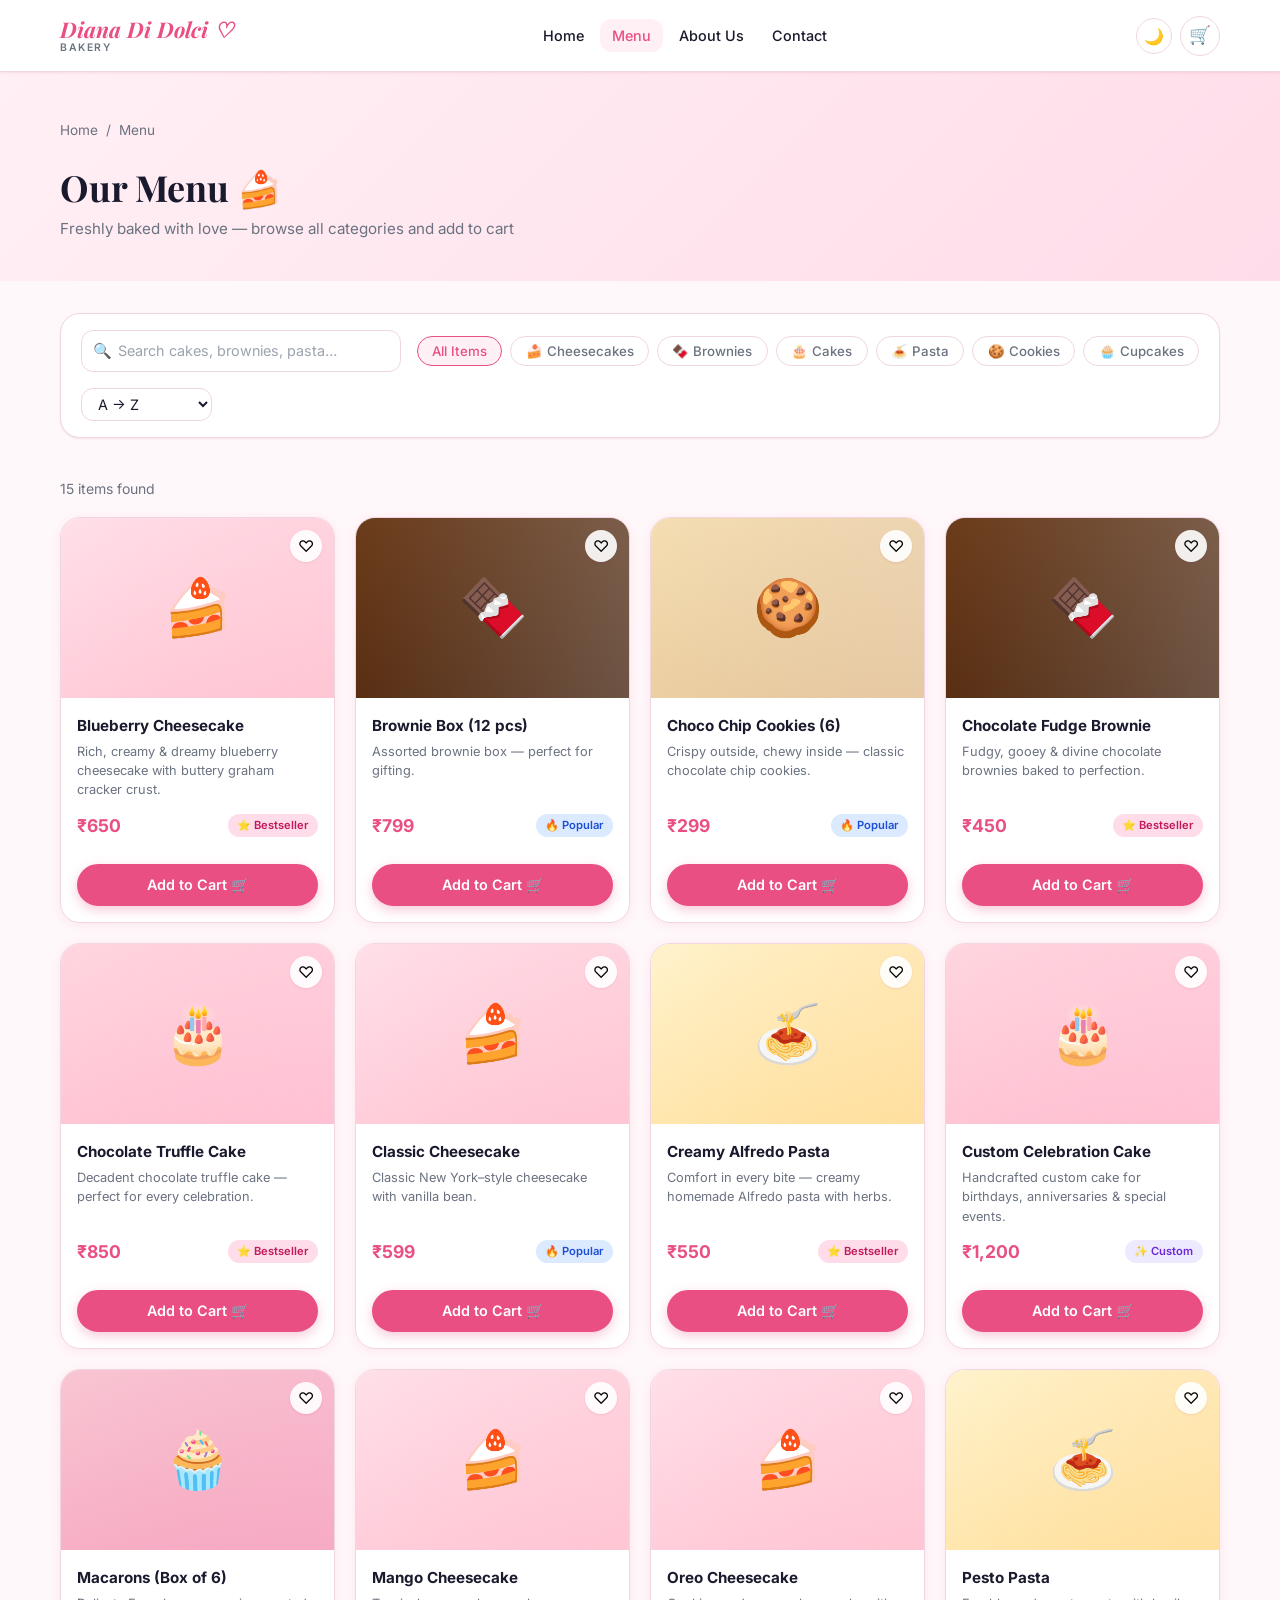
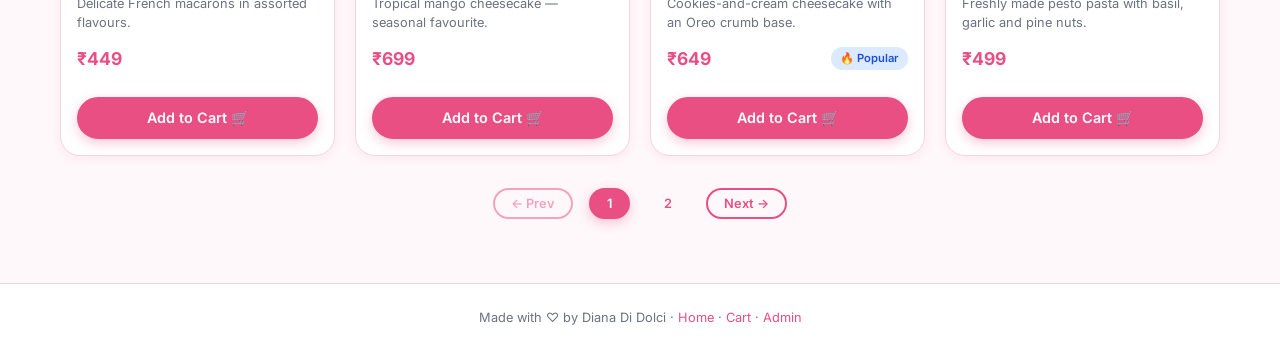
<file: menu.html>
<!DOCTYPE html>
<html lang="en" data-theme="light">
<head>
  <meta charset="UTF-8" />
  <meta name="viewport" content="width=device-width, initial-scale=1.0" />
  <title>Menu — Diana Di Dolci</title>
  <link rel="stylesheet" href="./assets/css/main.css" />
  <link rel="icon" href="data:image/svg+xml,<svg xmlns='http://www.w3.org/2000/svg' viewBox='0 0 100 100'><text y='.9em' font-size='90'>🎂</text></svg>" />
</head>
<body>

<!-- ═══ NAVIGATION ═══ -->
<nav class="navbar">
  <div class="container">
    <a href="./index.html" class="nav-brand">
      <span class="brand-name">Diana Di Dolci ♡</span>
      <span class="brand-sub">Bakery</span>
    </a>
    <ul class="nav-links" id="navLinks">
      <li><a href="./index.html">Home</a></li>
      <li><a href="./menu.html" class="active">Menu</a></li>
      <li><a href="./index.html#about">About Us</a></li>
      <li><a href="./index.html#contact">Contact</a></li>
    </ul>
    <div class="nav-actions">
      <button id="themeToggle" class="theme-btn">🌙</button>
      <a href="./cart.html" class="nav-cart-btn">
        🛒 <span class="cart-badge" style="display:none">0</span>
      </a>
    </div>
  </div>
</nav>

<!-- ═══ MOBILE BOTTOM NAV ═══ -->
<nav class="mobile-bottom-nav" aria-label="Main navigation">
  <ul>
    <li><a href="./index.html" id="tab-home">
      <span class="tab-icon">🏠</span>Home
    </a></li>
    <li><a href="./menu.html" class="active" id="tab-menu">
      <span class="tab-icon">🍰</span>Menu
    </a></li>
    <li><a href="./cart.html" id="tab-cart" style="position:relative">
      <span class="tab-icon">🛒</span>Cart
      <span class="tab-cart-badge cart-badge" style="display:none">0</span>
    </a></li>
    <li><a href="./admin.html" id="tab-admin">
      <span class="tab-icon">⚙️</span>Admin
    </a></li>
  </ul>
</nav>

<!-- ═══ PAGE HEADER ═══ -->
<div class="page-header">
  <div class="container">
    <div class="breadcrumb"><a href="./index.html">Home</a> <span>/</span> <span>Menu</span></div>
    <h1>Our Menu 🍰</h1>
    <p>Freshly baked with love — browse all categories and add to cart</p>
  </div>
</div>

<!-- ═══ FILTER BAR ═══ -->
<div class="container">
  <div class="filter-bar">
    <div class="search-wrap">
      <span class="search-icon">🔍</span>
      <input id="searchInput" type="search" class="form-control search-input" placeholder="Search cakes, brownies, pasta…" />
    </div>
    <div class="filter-tabs" id="catTabs">
      <button class="filter-tab active" data-cat="">All Items</button>
      <!-- Tabs rendered by JS -->
    </div>
    <select id="sortSelect" class="form-control" style="width:auto;padding:.4rem .75rem;">
      <option value="name-asc">A → Z</option>
      <option value="price-asc">Price ↑</option>
      <option value="price-desc">Price ↓</option>
      <option value="popular">Popular First</option>
    </select>
  </div>

  <!-- Active filter chips -->
  <div id="activeFilters" style="display:flex;gap:.5rem;flex-wrap:wrap;margin-bottom:1rem;"></div>

  <!-- Results count -->
  <div id="resultCount" class="text-sm text-muted mb-2"></div>
</div>

<!-- ═══ PRODUCT GRID ═══ -->
<div class="container" style="padding-bottom:3rem;">
  <div class="products-grid" id="productsGrid">
    <!-- Rendered by JS -->
  </div>
  <div id="emptyState" class="empty-state hidden">
    <div class="empty-state-icon">🔍</div>
    <div class="empty-state-title">No items found</div>
    <div class="empty-state-desc">Try a different search or category</div>
  </div>
  <!-- Pagination -->
  <div id="pagination" class="flex-center gap-2 mt-4" style="justify-content:center;"></div>
</div>

<!-- ═══ QUICK VIEW MODAL ═══ -->
<div class="modal-backdrop" id="quickViewModal">
  <div class="modal">
    <div class="modal-header">
      <h3 class="modal-title" id="qvTitle">Product</h3>
      <button class="modal-close" onclick="closeModal()">✕</button>
    </div>
    <div id="qvBody"></div>
  </div>
</div>

<footer style="text-align:center;padding:1.5rem;font-size:.8rem;color:var(--text-muted);border-top:1px solid var(--border);margin-top:1rem;">
  Made with ♡ by Diana Di Dolci · <a href="./index.html">Home</a> · <a href="./cart.html">Cart</a> · <a href="./admin.html">Admin</a>
</footer>

<script src="./assets/js/core.js"></script>
<script>
BB.init();
const { repos, services, utils, lookups } = BB;
const settings = BB.storage.getSettings();

let state = {
  cat: '',
  search: '',
  sort: 'name-asc',
  page: 1,
  pageSize: 12,
};

// ── Read URL params ────────────────────────────────────────
const urlCat = new URLSearchParams(location.search).get('cat');
if (urlCat) state.cat = urlCat;

// ── Build category tabs ───────────────────────────────────
function buildCatTabs() {
  const container = document.getElementById('catTabs');
  lookups.categories.forEach(c => {
    const btn = document.createElement('button');
    btn.className = 'filter-tab' + (state.cat === c.id ? ' active' : '');
    btn.dataset.cat = c.id;
    btn.textContent = `${c.icon} ${c.label}`;
    container.appendChild(btn);
  });
  container.addEventListener('click', e => {
    const btn = e.target.closest('.filter-tab');
    if (!btn) return;
    state.cat = btn.dataset.cat;
    state.page = 1;
    container.querySelectorAll('.filter-tab').forEach(b => b.classList.remove('active'));
    btn.classList.add('active');
    render();
  });
}

// ── Derive products ───────────────────────────────────────
function getFiltered() {
  const [sortField, sortDir] = state.sort === 'popular'
    ? ['tags', 'desc']
    : state.sort.split('-');

  let products = repos.products.query({
    filters: {
      ...(state.cat ? { category: state.cat } : {}),
      available: true,
    },
    search: state.search,
    searchFields: ['name', 'description', 'category'],
    sort: state.sort === 'popular'
      ? { field: 'name', dir: 'asc' }
      : { field: sortField, dir: sortDir },
  });

  if (state.sort === 'popular') {
    products = [...products].sort((a, b) =>
      (b.tags.includes('bestseller') || b.tags.includes('popular') ? 1 : 0) -
      (a.tags.includes('bestseller') || a.tags.includes('popular') ? 1 : 0)
    );
  }
  return products;
}

// ── Render grid ───────────────────────────────────────────
function render() {
  const all = getFiltered();
  const paged = BB.query.paginate(all, state.page, state.pageSize);

  document.getElementById('resultCount').textContent =
    `${all.length} item${all.length !== 1 ? 's' : ''} found`;

  const grid = document.getElementById('productsGrid');
  const empty = document.getElementById('emptyState');

  if (!all.length) {
    grid.innerHTML = '';
    empty.classList.remove('hidden');
  } else {
    empty.classList.add('hidden');
    grid.innerHTML = paged.records.map(p => productCard(p)).join('');
  }

  renderPagination(paged);
  renderActiveFilters();
}

function productCard(p) {
  const cat    = lookups.categories.find(c => c.id === p.category);
  const imgUrl = BB.images.getProductImage(p);
  const tagHtml = p.tags.includes('bestseller')
    ? '<span class="product-tag tag-bestseller">⭐ Bestseller</span>'
    : p.tags.includes('popular')
      ? '<span class="product-tag tag-popular">🔥 Popular</span>'
      : p.tags.includes('custom')
        ? '<span class="product-tag tag-custom">✨ Custom</span>'
        : '';
  return `
  <div class="product-card fade-in">
    <div class="product-img loading" style="background:${cat?.gradient || '#f9f0f4'};cursor:pointer" onclick="quickView('${p.id}')">
      ${imgUrl ? `<img src="${imgUrl}" alt="${p.name}" loading="lazy"
          onload="this.classList.add('loaded');this.parentElement.classList.remove('loading')"
          onerror="this.remove();this.parentElement.classList.remove('loading')" />` : ''}
      <span class="emoji">${cat?.icon || '🍰'}</span>
    </div>
    <button class="product-wishlist" title="Add to wishlist" onclick="this.classList.toggle('active')">♡</button>
    <div class="product-body">
      <div class="product-name">${p.name}</div>
      <div class="product-desc">${p.description}</div>
      <div class="product-footer">
        <span class="product-price">${utils.formatPrice(p.price, settings.currency)}</span>
        ${tagHtml}
      </div>
      <button class="btn btn-primary w-full mt-2" onclick="addToCart('${p.id}')">Add to Cart 🛒</button>
    </div>
  </div>`;
}

// ── Pagination ────────────────────────────────────────────
function renderPagination({ totalPages, page, hasPrev, hasNext }) {
  const el = document.getElementById('pagination');
  if (totalPages <= 1) { el.innerHTML = ''; return; }
  let html = `<button class="btn btn-outline btn-sm" ${!hasPrev?'disabled':''} onclick="goPage(${page-1})">← Prev</button>`;
  for (let i = 1; i <= totalPages; i++) {
    html += `<button class="btn ${i===page?'btn-primary':'btn-ghost'} btn-sm" onclick="goPage(${i})">${i}</button>`;
  }
  html += `<button class="btn btn-outline btn-sm" ${!hasNext?'disabled':''} onclick="goPage(${page+1})">Next →</button>`;
  el.innerHTML = html;
}
function goPage(n) { state.page = n; render(); window.scrollTo({top:200,behavior:'smooth'}); }

// ── Active filter chips ────────────────────────────────────
function renderActiveFilters() {
  const el = document.getElementById('activeFilters');
  const chips = [];
  if (state.cat) {
    const c = lookups.categories.find(x => x.id === state.cat);
    chips.push(`<span class="product-tag tag-bestseller" style="cursor:pointer;padding:.3rem .75rem" onclick="clearCat()">
      ${c?.icon} ${c?.label} ✕</span>`);
  }
  if (state.search) {
    chips.push(`<span class="product-tag tag-popular" style="cursor:pointer;padding:.3rem .75rem" onclick="clearSearch()">
      🔍 "${state.search}" ✕</span>`);
  }
  el.innerHTML = chips.join('');
}
function clearCat()    { state.cat=''; state.page=1; document.querySelectorAll('.filter-tab').forEach(b=>b.classList.toggle('active',b.dataset.cat==='')); render(); }
function clearSearch() { state.search=''; state.page=1; document.getElementById('searchInput').value=''; render(); }

// ── Add to cart ────────────────────────────────────────────
function addToCart(id) {
  const p = repos.products.getById(id);
  if (!p) return;
  services.cart.add(p, 1);
  BB.toast.success(`${p.name} added to cart! <a href="./cart.html" style="color:inherit;font-weight:700;text-decoration:underline">View Cart →</a>`);
}

// ── Quick View Modal ───────────────────────────────────────
function quickView(id) {
  const p = repos.products.getById(id);
  if (!p) return;
  const cat    = lookups.categories.find(c => c.id === p.category);
  const imgUrl = BB.images.getProductImage(p);
  document.getElementById('qvTitle').textContent = p.name;
  document.getElementById('qvBody').innerHTML = `
    <div style="background:${cat?.gradient||'#f9f0f4'};border-radius:var(--radius-lg);height:200px;display:flex;align-items:center;justify-content:center;font-size:5rem;margin-bottom:1.25rem;overflow:hidden;position:relative">
      ${imgUrl ? `<img src="${imgUrl}" alt="${p.name}" style="width:100%;height:100%;object-fit:cover;position:absolute;inset:0;opacity:0;transition:opacity .3s" onload="this.style.opacity=1" onerror="this.remove()" />` : ''}
      <span style="position:relative;z-index:1">${cat?.icon||'🍰'}</span>
    </div>
    <div class="text-muted text-sm mb-1">${cat?.label||''}</div>
    <p style="margin-bottom:1rem;line-height:1.7">${p.description}</p>
    <div class="flex-between mb-3">
      <span style="font-size:1.5rem;font-weight:800;color:var(--primary)">${utils.formatPrice(p.price, settings.currency)}</span>
      <div class="flex gap-1 align-items-center">
        <button class="btn btn-ghost btn-icon" onclick="changeQv(-1)">−</button>
        <span id="qvQty" style="font-weight:700;min-width:1.5rem;text-align:center">1</span>
        <button class="btn btn-ghost btn-icon" onclick="changeQv(1)">+</button>
      </div>
    </div>
    <div class="form-group">
      <label class="form-label">Special Instructions (optional)</label>
      <textarea id="qvNotes" class="form-control" rows="2" placeholder="E.g. Less sugar, extra frosting…"></textarea>
    </div>
    <button class="btn btn-primary w-full btn-lg" onclick="addToCartFromModal('${p.id}')">Add to Cart 🛒</button>
  `;
  document.getElementById('quickViewModal').classList.add('open');
  // Store current product ref
  document.getElementById('quickViewModal').dataset.pid = id;
}
function closeModal() { document.getElementById('quickViewModal').classList.remove('open'); }
function changeQv(d) {
  const el = document.getElementById('qvQty');
  el.textContent = Math.max(1, parseInt(el.textContent) + d);
}
function addToCartFromModal(id) {
  const p = repos.products.getById(id);
  const qty = parseInt(document.getElementById('qvQty')?.textContent || 1);
  const notes = document.getElementById('qvNotes')?.value || '';
  services.cart.add(p, qty, notes);
  BB.toast.success(`${p.name} × ${qty} added!`);
  closeModal();
}
// Close modal on backdrop click
document.getElementById('quickViewModal').addEventListener('click', e => {
  if (e.target === e.currentTarget) closeModal();
});

// ── Event Listeners ────────────────────────────────────────
document.getElementById('searchInput').addEventListener('input', e => {
  state.search = e.target.value.trim();
  state.page = 1;
  render();
});
document.getElementById('sortSelect').addEventListener('change', e => {
  state.sort = e.target.value;
  state.page = 1;
  render();
});
buildCatTabs();
render();
</script>
</body>
</html>
</file>
<file: assets/css/main.css>
/* ═══════════════════════════════════════════════════════════════
   Butter & Bliss Bakery — Main Stylesheet
   Theme system · Responsive · Dark mode · Accessible
   ═══════════════════════════════════════════════════════════════ */

/* ── Google Fonts ────────────────────────────────────────────── */
@import url('https://fonts.googleapis.com/css2?family=Playfair+Display:ital,wght@0,400;0,600;0,700;1,400;1,600&family=Inter:wght@300;400;500;600;700&display=swap');

/* ── CSS Custom Properties (Light theme) ────────────────────── */
:root {
  --primary:        #E94F82;
  --primary-light:  #FF80AB;
  --primary-dark:   #C2185B;
  --primary-soft:   #FFF0F5;
  --primary-medium: #FFDCE9;

  --secondary:      #6C5CE7;

  --bg:             #FFF8FA;
  --bg-card:        #FFFFFF;
  --bg-muted:       #F9F0F4;
  --bg-hover:       #FFF0F5;

  --text:           #1A1A2E;
  --text-muted:     #6B7280;
  --text-light:     #9CA3AF;

  --border:         #F0D6E0;
  --border-light:   #FAF0F4;

  --shadow-sm:      0 1px 3px rgba(233,79,130,.08), 0 1px 2px rgba(0,0,0,.04);
  --shadow:         0 4px 16px rgba(233,79,130,.12), 0 2px 8px rgba(0,0,0,.06);
  --shadow-lg:      0 12px 40px rgba(233,79,130,.18), 0 4px 16px rgba(0,0,0,.08);
  --shadow-card:    0 2px 12px rgba(233,79,130,.1);

  --success:        #10B981;
  --success-bg:     #D1FAE5;
  --warning:        #F59E0B;
  --warning-bg:     #FEF3C7;
  --error:          #EF4444;
  --error-bg:       #FEE2E2;
  --info:           #3B82F6;
  --info-bg:        #DBEAFE;

  --radius-sm:      6px;
  --radius:         12px;
  --radius-lg:      20px;
  --radius-xl:      32px;
  --radius-full:    9999px;

  --nav-height:     72px;
  --transition:     0.2s ease;
  --transition-slow:0.35s ease;

  --font-display: 'Playfair Display', Georgia, serif;
  --font-body:    'Inter', system-ui, -apple-system, sans-serif;
}

/* ── Dark Theme ─────────────────────────────────────────────── */
[data-theme="dark"] {
  --primary:        #F06292;
  --primary-light:  #F48FB1;
  --primary-dark:   #E91E63;
  --primary-soft:   #1E0A12;
  --primary-medium: #2D1020;

  --bg:             #0F0509;
  --bg-card:        #1A0B11;
  --bg-muted:       #160810;
  --bg-hover:       #221018;

  --text:           #F8ECF1;
  --text-muted:     #C09AAA;
  --text-light:     #8A6070;

  --border:         #3D1828;
  --border-light:   #2A1018;

  --shadow-sm:      0 1px 3px rgba(0,0,0,.3);
  --shadow:         0 4px 16px rgba(0,0,0,.4);
  --shadow-lg:      0 12px 40px rgba(0,0,0,.5);
  --shadow-card:    0 2px 12px rgba(0,0,0,.3);
}

/* ── Reset & Base ───────────────────────────────────────────── */
*, *::before, *::after { box-sizing: border-box; margin: 0; padding: 0; }

html {
  scroll-behavior: smooth;
  -webkit-text-size-adjust: 100%;
}

body {
  font-family: var(--font-body);
  font-size: 15px;
  line-height: 1.6;
  color: var(--text);
  background: var(--bg);
  transition: background var(--transition-slow), color var(--transition-slow);
}

img { max-width: 100%; display: block; }
a   { color: var(--primary); text-decoration: none; }
a:hover { text-decoration: underline; }
button { cursor: pointer; font-family: inherit; }
input, select, textarea { font-family: inherit; }

/* ── Layout Utilities ───────────────────────────────────────── */
.container      { max-width: 1200px; margin: 0 auto; padding: 0 1.25rem; }
.container-sm   { max-width: 720px;  margin: 0 auto; padding: 0 1.25rem; }
.container-lg   { max-width: 1400px; margin: 0 auto; padding: 0 1.25rem; }

.flex           { display: flex; }
.flex-center    { display: flex; align-items: center; }
.flex-between   { display: flex; align-items: center; justify-content: space-between; }
.flex-col       { display: flex; flex-direction: column; }
.gap-1          { gap: .5rem; }
.gap-2          { gap: 1rem; }
.gap-3          { gap: 1.5rem; }
.flex-wrap      { flex-wrap: wrap; }
.grid-2         { display: grid; grid-template-columns: repeat(2,1fr); gap: 1rem; }
.grid-3         { display: grid; grid-template-columns: repeat(3,1fr); gap: 1rem; }
.grid-4         { display: grid; grid-template-columns: repeat(4,1fr); gap: 1rem; }

.text-center    { text-align: center; }
.text-right     { text-align: right; }
.text-primary   { color: var(--primary); }
.text-muted     { color: var(--text-muted); }
.text-sm        { font-size: .875rem; }
.text-xs        { font-size: .75rem; }
.text-lg        { font-size: 1.125rem; }
.font-bold      { font-weight: 700; }
.font-semibold  { font-weight: 600; }
.font-medium    { font-weight: 500; }

.mt-1 { margin-top: .5rem; }
.mt-2 { margin-top: 1rem; }
.mt-3 { margin-top: 1.5rem; }
.mt-4 { margin-top: 2rem; }
.mb-1 { margin-bottom: .5rem; }
.mb-2 { margin-bottom: 1rem; }
.mb-3 { margin-bottom: 1.5rem; }
.w-full { width: 100%; }
.hidden { display: none !important; }

/* ── Typography ─────────────────────────────────────────────── */
h1, h2, h3, h4, h5 { font-family: var(--font-display); line-height: 1.2; font-weight: 700; }
h1 { font-size: clamp(2rem, 5vw, 3.5rem); }
h2 { font-size: clamp(1.5rem, 3vw, 2.25rem); }
h3 { font-size: clamp(1.1rem, 2vw, 1.5rem); }
h4 { font-size: 1.1rem; }

.section-title {
  font-family: var(--font-display);
  font-size: clamp(1.5rem,3vw,2rem);
  font-weight: 700;
  color: var(--text);
  margin-bottom: .25rem;
}
.section-subtitle { color: var(--text-muted); font-size: .95rem; margin-bottom: 2rem; }

/* ── Buttons ────────────────────────────────────────────────── */
.btn {
  display: inline-flex; align-items: center; justify-content: center; gap: .5rem;
  padding: .625rem 1.5rem;
  border-radius: var(--radius-full);
  font-weight: 600; font-size: .9rem;
  border: 2px solid transparent;
  transition: all var(--transition);
  white-space: nowrap; cursor: pointer;
  text-decoration: none !important;
}
.btn-primary {
  background: var(--primary); color: #fff; border-color: var(--primary);
  box-shadow: 0 4px 12px rgba(233,79,130,.3);
}
.btn-primary:hover  { background: var(--primary-dark); border-color: var(--primary-dark); box-shadow: 0 6px 20px rgba(233,79,130,.4); transform: translateY(-1px); }
.btn-outline {
  background: transparent; color: var(--primary); border-color: var(--primary);
}
.btn-outline:hover  { background: var(--primary-soft); }
.btn-ghost  { background: transparent; color: var(--primary); border-color: transparent; }
.btn-ghost:hover    { background: var(--primary-soft); }
.btn-sm     { padding: .4rem 1rem; font-size: .8rem; }
.btn-lg     { padding: .875rem 2rem; font-size: 1rem; }
.btn-danger { background: var(--error); color:#fff; border-color:var(--error); }
.btn-danger:hover { background:#c0392b; border-color:#c0392b; }
.btn-success{ background: var(--success); color:#fff; border-color:var(--success); }
.btn-success:hover { background:#059669; }
.btn-icon   { padding: .5rem; border-radius: var(--radius-full); aspect-ratio:1; min-width:2.25rem; }
.btn:disabled { opacity:.5; cursor:not-allowed; transform:none !important; }

/* ── Navigation ─────────────────────────────────────────────── */
.navbar {
  position: sticky; top: 0; z-index: 100;
  height: var(--nav-height);
  background: rgba(255,255,255,.95);
  backdrop-filter: blur(16px);
  -webkit-backdrop-filter: blur(16px);
  border-bottom: 1px solid var(--border);
  box-shadow: var(--shadow-sm);
  transition: background var(--transition-slow);
}
[data-theme="dark"] .navbar {
  background: rgba(26,11,17,.95);
}
.navbar .container { height: 100%; display:flex; align-items:center; justify-content:space-between; gap:.75rem; }
.nav-brand {
  display: flex; flex-direction: column; line-height: 1.1; text-decoration: none; flex-shrink:0;
}
.nav-brand .brand-name { font-family: var(--font-display); font-size:1.35rem; font-weight:700; color:var(--primary); font-style:italic; white-space:nowrap; }
.nav-brand .brand-sub  { font-size:.65rem; font-weight:600; letter-spacing:.15em; text-transform:uppercase; color:var(--text-muted); }

.nav-links { display:flex; align-items:center; gap:.25rem; list-style:none; }
.nav-links a {
  color: var(--text); font-size:.9rem; font-weight:500; padding:.5rem .75rem; border-radius:var(--radius);
  transition:all var(--transition); text-decoration:none;
}
.nav-links a:hover, .nav-links a.active { color:var(--primary); background:var(--primary-soft); }

.nav-actions { display:flex; align-items:center; gap:.5rem; }
.nav-cart-btn {
  position:relative; display:flex; align-items:center; justify-content:center;
  width:2.5rem; height:2.5rem; border-radius:var(--radius-full);
  background:var(--bg-card); border:1.5px solid var(--border);
  color:var(--text); font-size:1.1rem; text-decoration:none;
  transition:all var(--transition); flex-shrink:0;
}
.nav-cart-btn:hover { border-color:var(--primary); color:var(--primary); }
.cart-badge {
  position:absolute; top:-.3rem; right:-.3rem;
  min-width:1.1rem; height:1.1rem; border-radius:var(--radius-full);
  background:var(--primary); color:#fff; font-size:.65rem; font-weight:700;
  display:flex; align-items:center; justify-content:center; padding:0 .25rem;
}
.nav-hamburger { display:none; background:none; border:none; color:var(--text); font-size:1.4rem; padding:.25rem; }
.theme-btn { background:none; border:1.5px solid var(--border); border-radius:var(--radius-full); width:2.25rem; height:2.25rem; font-size:1rem; transition:all var(--transition); flex-shrink:0; }
.theme-btn:hover { border-color:var(--primary); background:var(--primary-soft); }

/* ── Mobile Bottom Navigation ────────────────────────────────── */
.mobile-bottom-nav {
  display: none; /* shown only on mobile via media query */
  position: fixed; bottom: 0; left: 0; right: 0; z-index: 100;
  height: 64px;
  background: var(--bg-card);
  border-top: 1px solid var(--border);
  box-shadow: 0 -4px 20px rgba(0,0,0,.08);
  padding: 0 .5rem;
  padding-bottom: env(safe-area-inset-bottom, 0px); /* notch safe */
}
.mobile-bottom-nav ul {
  display: flex; list-style: none;
  height: 100%; align-items: stretch;
}
.mobile-bottom-nav li { flex: 1; }
.mobile-bottom-nav a {
  display: flex; flex-direction: column; align-items: center; justify-content: center;
  gap: .2rem; height: 100%;
  color: var(--text-muted); text-decoration: none;
  font-size: .68rem; font-weight: 600; letter-spacing: .02em;
  border-radius: var(--radius); transition: color var(--transition);
  padding: .4rem .25rem;
  position: relative;
}
.mobile-bottom-nav a .tab-icon {
  font-size: 1.35rem; line-height: 1;
  transition: transform var(--transition);
}
.mobile-bottom-nav a:hover .tab-icon,
.mobile-bottom-nav a.active .tab-icon { transform: translateY(-2px); }
.mobile-bottom-nav a.active { color: var(--primary); }
.mobile-bottom-nav a.active::before {
  content: ''; position: absolute; top: 0; left: 50%; transform: translateX(-50%);
  width: 32px; height: 3px; background: var(--primary); border-radius: 0 0 3px 3px;
}
.mobile-bottom-nav .tab-cart-badge {
  position: absolute; top: .2rem; right: calc(50% - 1rem);
  min-width: 1rem; height: 1rem; border-radius: var(--radius-full);
  background: var(--primary); color: #fff; font-size: .6rem; font-weight: 800;
  display: flex; align-items: center; justify-content: center; padding: 0 .2rem;
}

/* add bottom padding to page body on mobile so content isn't hidden behind tab bar */
.has-bottom-nav { padding-bottom: calc(64px + env(safe-area-inset-bottom, 0px)); }

/* ── Hero Section ────────────────────────────────────────────── */
.hero {
  background: linear-gradient(135deg, #FFF0F5 0%, #FFE0EC 40%, #FFF5F8 100%);
  padding: 4rem 0 3rem;
  overflow: hidden;
  position: relative;
}
[data-theme="dark"] .hero { background: linear-gradient(135deg,#1E0A12 0%,#2D1020 40%,#1A0B11 100%); }
.hero::before {
  content:''; position:absolute; top:-40%; right:-10%; width:600px; height:600px;
  background: radial-gradient(circle, rgba(233,79,130,.08) 0%, transparent 70%);
  pointer-events:none;
}
.hero .container { display:grid; grid-template-columns:1fr 1fr; gap:3rem; align-items:center; }
.hero-eyebrow { font-size:.8rem; font-weight:600; letter-spacing:.2em; text-transform:uppercase; color:var(--primary); margin-bottom:.75rem; display:flex; align-items:center; gap:.5rem; }
.hero-title   { font-family:var(--font-display); line-height:1.15; margin-bottom:1rem; }
.hero-title .line1 { display:block; font-size:clamp(2rem,4vw,3rem); font-weight:700; }
.hero-title .line2 { display:block; font-size:clamp(2rem,4vw,3rem); font-weight:400; font-style:italic; color:var(--primary); }
.hero-desc    { color:var(--text-muted); font-size:.95rem; max-width:420px; margin-bottom:2rem; line-height:1.7; }
.hero-ctas    { display:flex; gap:1rem; flex-wrap:wrap; margin-bottom:2.5rem; }
.hero-features { display:flex; gap:2rem; flex-wrap:wrap; }
.hero-feat    { display:flex; flex-direction:column; align-items:center; gap:.25rem; font-size:.8rem; font-weight:500; color:var(--text-muted); text-align:center; }
.hero-feat-icon { width:2.75rem; height:2.75rem; background:var(--bg-card); border-radius:var(--radius); display:flex; align-items:center; justify-content:center; font-size:1.2rem; box-shadow:var(--shadow-sm); }
.hero-image   { display:flex; justify-content:center; align-items:center; }
.hero-img-wrap {
  width:clamp(260px,40vw,380px); height:clamp(260px,40vw,380px);
  border-radius:50%; background:linear-gradient(135deg,#FFD6E7,#FFAAC5);
  display:flex; align-items:center; justify-content:center; font-size:8rem;
  box-shadow: 0 20px 60px rgba(233,79,130,.25), 0 0 0 20px rgba(255,214,231,.3);
  animation: float 4s ease-in-out infinite;
  overflow:hidden; position:relative;
}
.hero-img-wrap img {
  width:100%; height:100%; object-fit:cover;
  position:absolute; inset:0; opacity:0; transition:opacity .4s ease;
}
.hero-img-wrap img.loaded { opacity:1; }
.hero-img-wrap .hero-emoji { position:relative; z-index:1; transition:opacity .4s; }
.hero-img-wrap img.loaded ~ .hero-emoji { opacity:0; }
@keyframes float { 0%,100%{transform:translateY(0)} 50%{transform:translateY(-12px)} }
.hero-badge {
  position:absolute; bottom:2rem; right:2rem; width:80px; height:80px;
  background:var(--primary); border-radius:50%; display:flex; align-items:center; justify-content:center;
  font-size:.65rem; font-weight:700; color:#fff; text-align:center; line-height:1.3;
  box-shadow:var(--shadow);
}

/* ── Section Spacing ────────────────────────────────────────── */
.section { padding: 4rem 0; }
.section-alt { background: var(--bg-muted); }

/* ── Category Grid ───────────────────────────────────────────── */
.categories-grid {
  display: grid; grid-template-columns: repeat(6,1fr); gap: 1rem;
}
.category-card {
  background: var(--bg-card); border-radius: var(--radius-lg);
  padding: 1.25rem .75rem; text-align:center; cursor:pointer;
  transition: all var(--transition); border: 1.5px solid var(--border);
  text-decoration:none; color:inherit;
}
.category-card:hover { transform:translateY(-4px); box-shadow:var(--shadow); border-color:var(--primary); }
.cat-icon-wrap {
  width:60px; height:60px; border-radius:var(--radius-full); margin:0 auto .75rem;
  display:flex; align-items:center; justify-content:center; font-size:1.75rem;
  border: 2px solid transparent; overflow:hidden; position:relative;
}
.cat-icon-wrap img {
  width:100%; height:100%; object-fit:cover;
  position:absolute; inset:0; opacity:0; transition:opacity .3s;
}
.cat-icon-wrap img.loaded { opacity:1; }
.cat-icon-wrap .cat-emoji { position:relative; z-index:1; transition:opacity .3s; }
.cat-icon-wrap img.loaded ~ .cat-emoji { opacity:0; }
.cat-name     { font-weight:600; font-size:.9rem; margin-bottom:.2rem; }
.cat-tagline  { font-size:.75rem; color:var(--text-muted); }

/* ── Product Cards ───────────────────────────────────────────── */
.products-grid {
  display: grid; grid-template-columns: repeat(4, 1fr); gap: 1.25rem;
}
.product-card {
  background: var(--bg-card); border-radius: var(--radius-lg);
  border: 1px solid var(--border); overflow: hidden;
  transition: all var(--transition); position:relative;
  box-shadow: var(--shadow-card);
  display: flex; flex-direction: column;
}
.product-card:hover { transform:translateY(-4px); box-shadow:var(--shadow); border-color:var(--primary-light); }

.product-img {
  height: 180px; width:100%; display:flex; align-items:center; justify-content:center;
  font-size:4rem; position:relative; overflow:hidden;
}
/* Skeleton shimmer while image loads */
.product-img::after {
  content: ''; position: absolute; inset: 0;
  background: linear-gradient(90deg, transparent 0%, rgba(255,255,255,.25) 50%, transparent 100%);
  background-size: 200% 100%;
  animation: shimmer 1.4s infinite;
  pointer-events: none;
  opacity: 0;
  transition: opacity .2s;
}
.product-img.loading::after { opacity: 1; }
@keyframes shimmer { 0%{background-position:200% 0} 100%{background-position:-200% 0} }

.product-img img {
  width: 100%; height: 100%; object-fit: cover;
  position: absolute; inset: 0;
  opacity: 0;
  transition: opacity .35s ease;
}
.product-img img.loaded { opacity: 1; }
.product-img .emoji {
  position: relative; z-index: 1;
  transition: opacity .35s ease;
  font-size: 3.5rem;
}
.product-img img.loaded ~ .emoji { opacity: 0; }

.product-wishlist {
  position:absolute; top:.75rem; right:.75rem; z-index:2;
  width:2rem; height:2rem; border-radius:var(--radius-full);
  background:rgba(255,255,255,.9); border:none; font-size:1rem;
  display:flex; align-items:center; justify-content:center;
  cursor:pointer; transition:all var(--transition);
  box-shadow:var(--shadow-sm);
}
.product-wishlist:hover { background:var(--primary); color:#fff; transform:scale(1.1); }
.product-wishlist.active { background:var(--primary); color:#fff; }

.product-body { padding:1rem; display:flex; flex-direction:column; flex:1; }
.product-name { font-weight:700; font-size:.95rem; margin-bottom:.25rem; }
.product-desc { font-size:.8rem; color:var(--text-muted); line-height:1.5; margin-bottom:.75rem; flex:1; }
.product-footer { display:flex; align-items:center; justify-content:space-between; gap:.5rem; min-height:1.75rem; margin-bottom:.5rem; }
.product-price { font-weight:700; font-size:1.1rem; color:var(--primary); }
.product-tag  { font-size:.7rem; font-weight:600; padding:.15rem .6rem; border-radius:var(--radius-full); }
.tag-bestseller { background:var(--primary-medium); color:var(--primary-dark); }
.tag-popular    { background:#dbeafe; color:#1d4ed8; }
.tag-custom     { background:#ede9fe; color:#6d28d9; }

.unavailable-badge {
  position:absolute; top:.5rem; left:.5rem;
  background:rgba(0,0,0,.65); color:#fff; font-size:.7rem; font-weight:600;
  padding:.2rem .6rem; border-radius:var(--radius-full);
}

/* ── Features Banner ─────────────────────────────────────────── */
.features-banner {
  background:var(--bg-card); border-radius:var(--radius-lg);
  padding:2rem; display:grid; grid-template-columns:repeat(4,1fr);
  gap:1.5rem; border:1px solid var(--border); box-shadow:var(--shadow-sm);
}
.feat-item { text-align:center; }
.feat-icon { font-size:2rem; margin-bottom:.5rem; }
.feat-title { font-weight:700; font-size:.9rem; margin-bottom:.25rem; }
.feat-desc  { font-size:.8rem; color:var(--text-muted); }

/* ── Forms ───────────────────────────────────────────────────── */
.form-group { margin-bottom:1.25rem; }
.form-label { display:block; font-weight:600; font-size:.85rem; margin-bottom:.4rem; color:var(--text); }
.form-label .req { color:var(--error); margin-left:.2rem; }
.form-control {
  width:100%; padding:.7rem 1rem;
  border:1.5px solid var(--border); border-radius:var(--radius);
  background:var(--bg-card); color:var(--text); font-size:.9rem;
  transition:border-color var(--transition), box-shadow var(--transition);
  outline:none;
}
.form-control:focus { border-color:var(--primary); box-shadow:0 0 0 3px rgba(233,79,130,.12); }
.form-control::placeholder { color:var(--text-light); }
.form-control.error { border-color:var(--error); }
.form-hint  { font-size:.78rem; color:var(--text-muted); margin-top:.25rem; }
.form-error { font-size:.78rem; color:var(--error); margin-top:.25rem; }

textarea.form-control { resize:vertical; min-height:80px; }
select.form-control { cursor:pointer; }

.form-row { display:grid; grid-template-columns:1fr 1fr; gap:1rem; }

/* ── Cards ───────────────────────────────────────────────────── */
.card {
  background:var(--bg-card); border-radius:var(--radius-lg);
  border:1px solid var(--border); padding:1.5rem;
  box-shadow:var(--shadow-card);
}
.card-title { font-family:var(--font-display); font-size:1.1rem; font-weight:700; margin-bottom:1rem; }

/* ── Stat Cards ──────────────────────────────────────────────── */
.stat-card {
  background:var(--bg-card); border-radius:var(--radius-lg);
  border:1px solid var(--border); padding:1.25rem 1.5rem;
  box-shadow:var(--shadow-card); display:flex; flex-direction:column; gap:.25rem;
}
.stat-label  { font-size:.8rem; font-weight:600; text-transform:uppercase; letter-spacing:.08em; color:var(--text-muted); }
.stat-value  { font-size:1.75rem; font-weight:800; color:var(--text); font-family:var(--font-display); }
.stat-change { font-size:.8rem; color:var(--text-muted); }
.stat-change.up   { color:var(--success); }
.stat-change.down { color:var(--error); }

/* ── Status Badges ───────────────────────────────────────────── */
.status-badge {
  display:inline-flex; align-items:center; gap:.3rem;
  padding:.25rem .75rem; border-radius:var(--radius-full);
  font-size:.75rem; font-weight:600; text-transform:capitalize;
}

/* ── Tables ──────────────────────────────────────────────────── */
.table-wrap { overflow-x:auto; border-radius:var(--radius); border:1px solid var(--border); }
table { width:100%; border-collapse:collapse; }
th, td { padding:.75rem 1rem; text-align:left; font-size:.875rem; border-bottom:1px solid var(--border); }
th { font-weight:600; background:var(--bg-muted); color:var(--text-muted); text-transform:uppercase; font-size:.75rem; letter-spacing:.06em; }
tr:last-child td { border-bottom:none; }
tr:hover td { background:var(--bg-hover); }

/* ── Filter Bar ──────────────────────────────────────────────── */
.filter-bar {
  background:var(--bg-card); border-radius:var(--radius-lg);
  border:1px solid var(--border); padding:1rem 1.25rem;
  display:flex; align-items:center; gap:1rem; flex-wrap:wrap;
  margin-bottom:1.5rem; box-shadow:var(--shadow-sm);
}
.filter-bar .search-wrap { flex:1; min-width:200px; position:relative; }
.filter-bar .search-icon { position:absolute; left:.75rem; top:50%; transform:translateY(-50%); color:var(--text-muted); }
.search-input { padding-left:2.25rem !important; }

.filter-tabs { display:flex; gap:.5rem; flex-wrap:wrap; }
.filter-tab {
  padding:.35rem .9rem; border-radius:var(--radius-full); font-size:.83rem; font-weight:500;
  border:1.5px solid var(--border); background:transparent; color:var(--text-muted);
  cursor:pointer; transition:all var(--transition);
}
.filter-tab:hover, .filter-tab.active {
  background:var(--primary-soft); border-color:var(--primary); color:var(--primary);
}

/* ── Cart ────────────────────────────────────────────────────── */
.cart-item {
  display:grid; grid-template-columns:auto 1fr auto; gap:1rem; align-items:start;
  padding:1rem 0; border-bottom:1px solid var(--border);
}
.cart-item:last-child { border-bottom:none; }
.cart-item-img {
  width:72px; height:72px; border-radius:var(--radius); overflow:hidden;
  display:flex; align-items:center; justify-content:center; font-size:2.25rem;
  flex-shrink:0;
}
.cart-item-name   { font-weight:700; font-size:.95rem; }
.cart-item-price  { font-size:.85rem; color:var(--text-muted); margin:.2rem 0; }
.cart-item-notes  { font-size:.78rem; color:var(--text-muted); font-style:italic; }
.qty-control {
  display:flex; align-items:center; gap:.5rem;
  border:1.5px solid var(--border); border-radius:var(--radius-full); padding:.15rem;
}
.qty-btn {
  width:1.75rem; height:1.75rem; border-radius:var(--radius-full);
  background:var(--bg-muted); border:none; font-size:1rem; font-weight:700;
  display:flex; align-items:center; justify-content:center;
  color:var(--text); transition:background var(--transition);
}
.qty-btn:hover { background:var(--primary-soft); color:var(--primary); }
.qty-num { min-width:1.5rem; text-align:center; font-weight:700; font-size:.9rem; }
.cart-item-total  { font-weight:800; color:var(--primary); font-size:1rem; white-space:nowrap; }

.cart-summary { background:var(--bg-muted); border-radius:var(--radius); padding:1.25rem; }
.cart-summary-row { display:flex; justify-content:space-between; padding:.4rem 0; font-size:.9rem; }
.cart-summary-row.total { font-weight:800; font-size:1.05rem; border-top:2px solid var(--border); margin-top:.5rem; padding-top:.75rem; color:var(--primary); }

/* ── Order Status Timeline ───────────────────────────────────── */
.order-timeline { display:flex; flex-direction:column; gap:0; }
.timeline-step {
  display:grid; grid-template-columns:auto 1fr; gap:1rem;
  position:relative;
}
.timeline-step:not(:last-child)::after {
  content:''; position:absolute; left:.875rem; top:2rem;
  width:2px; height:100%; background:var(--border);
}
.timeline-dot {
  width:1.75rem; height:1.75rem; border-radius:50%; border:2px solid var(--border);
  background:var(--bg-card); display:flex; align-items:center; justify-content:center;
  font-size:.7rem; z-index:1; flex-shrink:0; transition:all var(--transition);
}
.timeline-dot.done  { background:var(--success); border-color:var(--success); color:#fff; }
.timeline-dot.active{ background:var(--primary); border-color:var(--primary); color:#fff; }
.timeline-body { padding-bottom:1.5rem; }
.timeline-label { font-weight:600; font-size:.9rem; }
.timeline-time  { font-size:.78rem; color:var(--text-muted); }

/* ── Admin Layout ────────────────────────────────────────────── */
.admin-layout { display:grid; grid-template-columns:240px 1fr; min-height:calc(100vh - var(--nav-height)); }
.admin-sidebar {
  background:var(--bg-card); border-right:1px solid var(--border);
  padding:1.5rem 1rem; position:sticky; top:var(--nav-height);
  height:calc(100vh - var(--nav-height)); overflow-y:auto;
}
.admin-nav-item {
  display:flex; align-items:center; gap:.75rem; padding:.65rem .875rem;
  border-radius:var(--radius); font-size:.9rem; font-weight:500;
  color:var(--text-muted); cursor:pointer; transition:all var(--transition);
  border:none; background:none; width:100%; text-align:left; text-decoration:none;
}
.admin-nav-item:hover  { background:var(--bg-hover); color:var(--text); }
.admin-nav-item.active { background:var(--primary-soft); color:var(--primary); font-weight:600; }
.admin-nav-section { font-size:.7rem; font-weight:700; text-transform:uppercase; letter-spacing:.1em; color:var(--text-light); padding:.5rem .875rem .25rem; margin-top:.5rem; }

.admin-main { padding:2rem; overflow-y:auto; }
.admin-panel { display:none; }
.admin-panel.active { display:block; }
.admin-page-title { font-family:var(--font-display); font-size:1.75rem; font-weight:700; margin-bottom:1.5rem; }

/* ── Modal ───────────────────────────────────────────────────── */
.modal-backdrop {
  position:fixed; inset:0; background:rgba(0,0,0,.45); z-index:200;
  display:flex; align-items:center; justify-content:center; padding:1rem;
  opacity:0; transition:opacity var(--transition); pointer-events:none;
}
.modal-backdrop.open { opacity:1; pointer-events:all; }
.modal {
  background:var(--bg-card); border-radius:var(--radius-xl);
  width:100%; max-width:520px; max-height:90vh; overflow-y:auto;
  padding:2rem; box-shadow:var(--shadow-lg);
  transform:scale(.95) translateY(20px); transition:transform var(--transition);
}
.modal-backdrop.open .modal { transform:scale(1) translateY(0); }
.modal-header { display:flex; justify-content:space-between; align-items:center; margin-bottom:1.5rem; }
.modal-title  { font-family:var(--font-display); font-size:1.3rem; font-weight:700; }
.modal-close  { background:none; border:none; font-size:1.5rem; color:var(--text-muted); cursor:pointer; padding:.25rem; border-radius:var(--radius-sm); transition:all var(--transition); }
.modal-close:hover { background:var(--error-bg); color:var(--error); }

/* ── Toast Notifications ─────────────────────────────────────── */
.toast {
  display:flex; align-items:center; justify-content:space-between; gap:1rem;
  padding:.75rem 1rem; border-radius:var(--radius); min-width:240px; max-width:360px;
  font-size:.875rem; font-weight:500; box-shadow:var(--shadow);
  opacity:0; transform:translateX(20px); transition:all .25s ease;
}
.toast.show { opacity:1; transform:translateX(0); }
.toast button { background:none; border:none; color:inherit; opacity:.7; font-size:1rem; cursor:pointer; padding:.1rem; flex-shrink:0; }
.toast button:hover { opacity:1; }
.toast-success { background:#ecfdf5; color:#065f46; border:1px solid #a7f3d0; }
.toast-error   { background:#fef2f2; color:#991b1b; border:1px solid #fca5a5; }
.toast-info    { background:#eff6ff; color:#1e40af; border:1px solid #bfdbfe; }
[data-theme="dark"] .toast-success { background:#064e3b; color:#a7f3d0; border-color:#065f46; }
[data-theme="dark"] .toast-error   { background:#7f1d1d; color:#fca5a5; border-color:#991b1b; }
[data-theme="dark"] .toast-info    { background:#1e3a8a; color:#bfdbfe; border-color:#1e40af; }

/* ── Empty State ─────────────────────────────────────────────── */
.empty-state { text-align:center; padding:4rem 2rem; color:var(--text-muted); }
.empty-state-icon { font-size:3.5rem; margin-bottom:1rem; opacity:.5; }
.empty-state-title { font-size:1.1rem; font-weight:700; margin-bottom:.5rem; color:var(--text); }
.empty-state-desc  { font-size:.9rem; }

/* ── Breadcrumb ──────────────────────────────────────────────── */
.breadcrumb { display:flex; align-items:center; gap:.5rem; font-size:.85rem; margin-bottom:1.5rem; }
.breadcrumb a { color:var(--text-muted); text-decoration:none; }
.breadcrumb a:hover { color:var(--primary); }
.breadcrumb span { color:var(--text-muted); }

/* ── Page Header ─────────────────────────────────────────────── */
.page-header {
  background:linear-gradient(135deg,var(--primary-soft),var(--primary-medium));
  padding:3rem 0 2.5rem; margin-bottom:2rem;
}
[data-theme="dark"] .page-header { background:linear-gradient(135deg,var(--primary-soft),var(--bg-muted)); }
.page-header h1 { font-size:clamp(1.5rem,3vw,2.25rem); margin-bottom:.5rem; }
.page-header p  { color:var(--text-muted); font-size:.95rem; }

/* ── Order Confirmation ──────────────────────────────────────── */
.order-success {
  text-align:center; padding:3rem 2rem;
}
.order-success-icon { font-size:4rem; margin-bottom:1rem; }
.order-success h2 { font-family:var(--font-display); font-size:1.75rem; color:var(--success); margin-bottom:.5rem; }
.order-number-badge {
  background:var(--primary-soft); color:var(--primary); border:1.5px dashed var(--primary);
  padding:.5rem 1.5rem; border-radius:var(--radius-full); display:inline-block;
  font-weight:800; font-size:1.1rem; margin:1rem 0;
}

/* ── Payment Method Cards ────────────────────────────────────── */
.payment-options { display:grid; grid-template-columns:repeat(3,1fr); gap:.75rem; margin-top:.5rem; }
.payment-option { position:relative; }
.payment-option input { position:absolute; opacity:0; width:0; height:0; }
.payment-option label {
  display:flex; flex-direction:column; align-items:center; gap:.4rem;
  padding:.875rem .5rem; border-radius:var(--radius);
  border:1.5px solid var(--border); cursor:pointer; font-size:.8rem;
  font-weight:600; text-align:center; transition:all var(--transition);
  background:var(--bg-card);
}
.payment-option label .pm-icon { font-size:1.5rem; }
.payment-option input:checked + label { border-color:var(--primary); background:var(--primary-soft); color:var(--primary); }

/* ── Footer ──────────────────────────────────────────────────── */
footer {
  background:var(--bg-card); border-top:1px solid var(--border);
  padding:3rem 0 1.5rem; margin-top:4rem;
}
.footer-grid { display:grid; grid-template-columns:1fr 1fr 1fr; gap:2rem; margin-bottom:2rem; }
.footer-section-title { font-family:var(--font-display); font-size:1rem; font-weight:700; margin-bottom:.75rem; }
.footer-text  { font-size:.85rem; color:var(--text-muted); line-height:1.7; }
.footer-link  { display:block; font-size:.85rem; color:var(--text-muted); padding:.2rem 0; transition:color var(--transition); }
.footer-link:hover { color:var(--primary); text-decoration:none; }
.footer-bottom{ border-top:1px solid var(--border); padding-top:1.5rem; display:flex; justify-content:space-between; align-items:center; font-size:.8rem; color:var(--text-muted); flex-wrap:wrap; gap:.5rem; }
.footer-heart  { color:var(--primary); }

/* ── Responsive ──────────────────────────────────────────────── */
@media (max-width: 1100px) {
  .categories-grid { grid-template-columns: repeat(3,1fr); }
  .products-grid   { grid-template-columns: repeat(3,1fr); }
}
@media (max-width: 900px) {
  .hero .container { grid-template-columns:1fr; text-align:center; }
  .hero-desc   { margin:0 auto 2rem; }
  .hero-ctas   { justify-content:center; }
  .hero-features { justify-content:center; }
  .hero-image  { display:none; }
  .features-banner { grid-template-columns:repeat(2,1fr); }
  .admin-layout { grid-template-columns:1fr; }
  .admin-sidebar { display:none; }
  .footer-grid { grid-template-columns:1fr; gap:1.5rem; }
}

@media (max-width: 768px) {
  :root { --nav-height: 56px; }

  /* ── Top bar: logo left, theme+cart right only ── */
  .nav-links       { display: none !important; }
  .nav-hamburger   { display: none !important; }
  .nav-order-btn   { display: none !important; } /* hide "Order Now" in top bar */
  .nav-brand .brand-name { font-size: 1.1rem; }
  .nav-brand .brand-sub  { display: none; }

  /* ── Bottom tab bar ── */
  .mobile-bottom-nav { display: block; }
  body { padding-bottom: calc(64px + env(safe-area-inset-bottom, 0px)); }

  /* ── Layout adjustments ── */
  .categories-grid { grid-template-columns: repeat(3,1fr); gap:.75rem; }
  .products-grid   { grid-template-columns: repeat(2,1fr); gap:.875rem; }
  .features-banner { grid-template-columns:repeat(2,1fr); }
  .form-row        { grid-template-columns:1fr; }
  .payment-options { grid-template-columns:1fr; gap:.5rem; }
  .payment-option label { flex-direction:row; gap:.75rem; padding:.75rem 1rem; }

  /* ── Cart layout ── */
  #cartLayout { grid-template-columns: 1fr !important; }
  #cartLayout > div:last-child { position: static !important; }

  /* ── Admin mobile tweaks ── */
  .admin-main { padding: 1rem; }
  .admin-page-title { font-size: 1.35rem; }
  .grid-4 { grid-template-columns: repeat(2,1fr); }
  #overviewCharts { grid-template-columns: 1fr !important; }
  #reportStats    { grid-template-columns: repeat(2,1fr); }
  .filter-bar { gap: .5rem; padding: .75rem; }
  .filter-tabs { gap: .35rem; }

  /* ── Toasts from bottom on mobile ── */
  #toastContainer {
    top: auto !important;
    bottom: calc(72px + env(safe-area-inset-bottom, 0px)) !important;
    left: 1rem !important;
    right: 1rem !important;
    align-items: stretch !important;
  }
  .toast { max-width: 100% !important; min-width: 0 !important; }

  /* ── Hero ── */
  .hero { padding: 2rem 0 1.75rem; }
  .hero-title .line1,
  .hero-title .line2 { font-size: clamp(1.75rem, 8vw, 2.5rem); }
  .hero-features { gap: 1.25rem; }
  .hero-feat-icon { width: 2.25rem; height: 2.25rem; font-size: 1rem; }

  /* ── Section spacing ── */
  .section { padding: 2.5rem 0; }
  .page-header { padding: 1.75rem 0 1.5rem; }
  .page-header h1 { font-size: 1.5rem; }

  /* ── Footer ── */
  footer { margin-top: 2rem; }
}

@media (max-width: 480px) {
  .categories-grid { grid-template-columns: repeat(3,1fr); gap:.5rem; }
  .cat-icon-wrap   { width:48px; height:48px; font-size:1.4rem; }
  .cat-name        { font-size:.78rem; }
  .cat-tagline     { display:none; }
  .products-grid   { grid-template-columns: repeat(2,1fr); gap:.75rem; }
  .product-img     { height: 140px; }
  .cart-item       { grid-template-columns: auto 1fr; }
  .cart-item-total { grid-column: 2; text-align: right; }
  .features-banner { grid-template-columns: 1fr; }
  .form-row        { grid-template-columns: 1fr; }
  #footerPanels    { grid-template-columns: 1fr !important; }

  /* very small screens: tighten admin grids */
  .grid-4, #reportStats { grid-template-columns: repeat(2,1fr); }
}

/* ── Scrollbar ───────────────────────────────────────────────── */
::-webkit-scrollbar { width:6px; height:6px; }
::-webkit-scrollbar-track { background:transparent; }
::-webkit-scrollbar-thumb { background:var(--border); border-radius:3px; }
::-webkit-scrollbar-thumb:hover { background:var(--primary-light); }

/* ── Animations ──────────────────────────────────────────────── */
@keyframes fadeIn   { from{opacity:0;transform:translateY(8px)} to{opacity:1;transform:none} }
@keyframes slideIn  { from{opacity:0;transform:translateX(-10px)} to{opacity:1;transform:none} }
@keyframes pulse    { 0%,100%{transform:scale(1)} 50%{transform:scale(1.05)} }
@keyframes spin     { to{transform:rotate(360deg)} }

.fade-in       { animation:fadeIn .3s ease both; }
.spin          { animation:spin 1s linear infinite; }

/* ── Print ───────────────────────────────────────────────────── */
@media print {
  .navbar, .admin-sidebar, .btn, .filter-bar, footer { display:none; }
  .admin-main { padding:0; }
}
</file>
